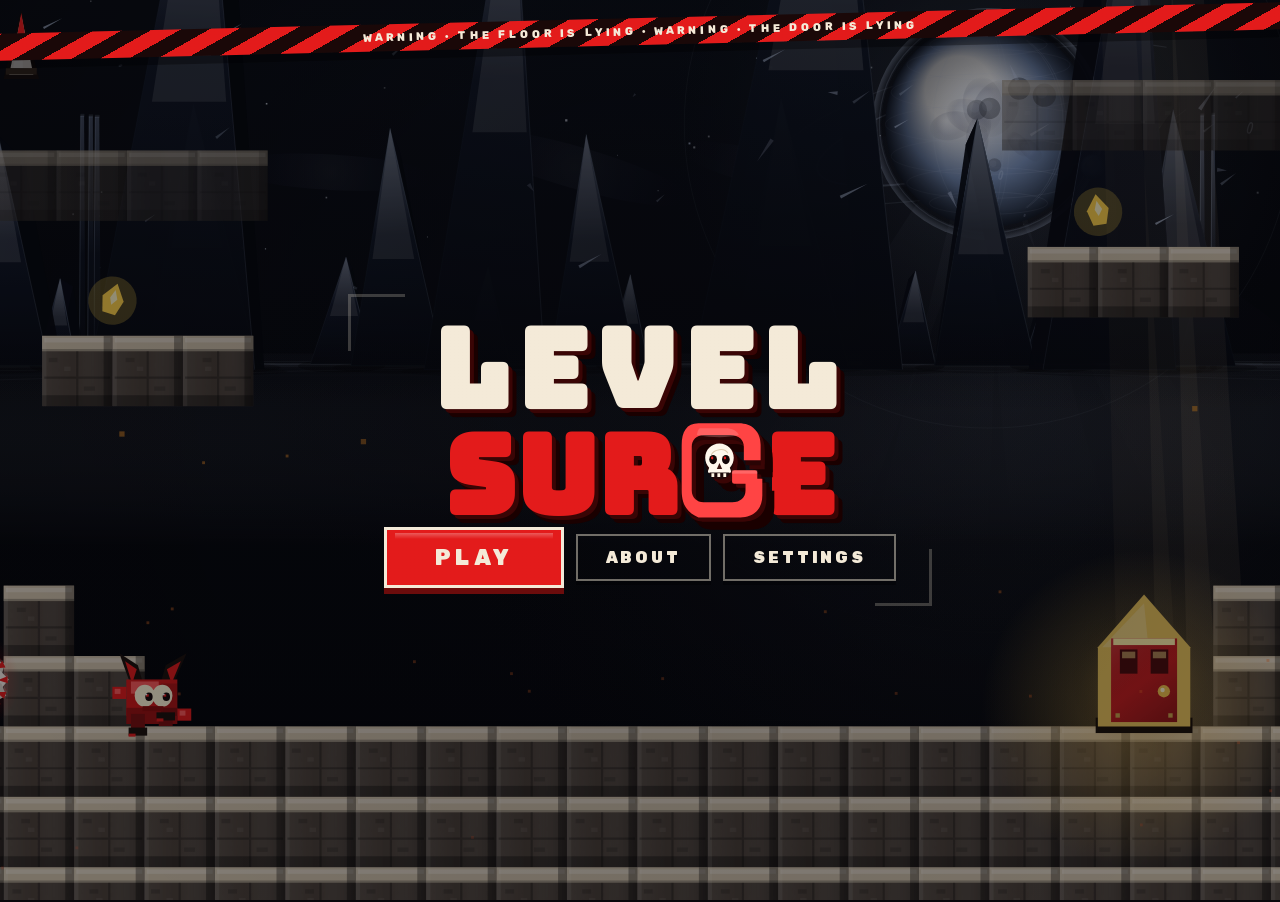
<file: index.html>
<!DOCTYPE html>
<html lang="en">
<head>
  <meta charset="UTF-8" />
  <meta name="viewport" content="width=device-width, initial-scale=1, maximum-scale=1, user-scalable=no, viewport-fit=cover" />
  <meta name="referrer" content="no-referrer" />
  <meta http-equiv="Content-Security-Policy" content="default-src 'self'; script-src 'self'; style-src 'self'; font-src 'self'; img-src 'self'; connect-src 'none'; object-src 'none'; base-uri 'self'; form-action 'none'; worker-src 'none'; frame-src 'none'; frame-ancestors 'none'" />
  <title>LEVEL SURGE</title>
  <link rel="icon" type="image/svg+xml" href="img/logo-g.svg" />
  <link rel="stylesheet" href="css/fonts.css?v=n23" />
  <link rel="stylesheet" href="css/style.css?v=n23" />
</head>
<body>
  <div id="app">
    <canvas id="game"></canvas>

    <div id="hud" class="hidden">
      <div class="hud-left">
        <span class="hud-brand" aria-hidden="true">
          LEVEL SUR<span class="hud-g"><img src="img/logo-g.svg" alt="" /></span>E
        </span>
        <span id="dim-name">D1 NULLSCAPE</span>
        <span id="level-num">1 / 16</span>
        <span id="level-name">TRUST ME</span>
        <span id="room-pips" aria-hidden="true"></span>
      </div>
      <div class="hud-right">
        <span id="trap-count">????</span>
        <span id="shard-hud" class="hidden">SHARDS 0</span>
        <span id="timer">0.0</span>
        <span id="deaths">DEAD 0</span>
        <span id="combo-hud" class="hidden">SURGE x1</span>
        <button id="pause-btn" type="button" aria-label="Pause" aria-pressed="false">II</button>
        <button id="mute-btn" type="button" aria-label="Mute">SOUND</button>
      </div>
    </div>

    <div id="toast"></div>

    <div id="title-screen" class="screen">
      <div class="title-tape">WARNING · THE FLOOR IS LYING · WARNING · THE DOOR IS LYING</div>
      <div class="title-frame">
        <h1 class="logo" aria-label="Level Surge">
          <span class="logo-level">LEVEL</span>
          <span class="logo-surge">
            <span>SUR</span><span class="logo-g" aria-hidden="true"><img src="img/logo-g.svg" alt="" /></span><span>E</span>
          </span>
        </h1>
        <p id="records" class="records hidden" aria-hidden="true"></p>
        <div class="title-actions">
          <button id="play-menu-btn" type="button" class="big-btn" aria-expanded="false" aria-controls="play-tabs">PLAY</button>
          <button id="about-menu-btn" type="button" class="ghost-btn" aria-expanded="false" aria-controls="about-tabs">ABOUT</button>
          <button id="settings-btn" type="button" class="ghost-btn">SETTINGS</button>
        </div>
        <div id="play-tabs" class="menu-tabs hidden">
          <button id="play-btn" type="button" class="ghost-btn">START</button>
          <button id="levels-btn" type="button" class="ghost-btn">WORLDS</button>
          <button id="creator-btn" type="button" class="ghost-btn">CREATOR</button>
        </div>
        <div id="about-tabs" class="menu-tabs hidden">
          <button id="sideshow-btn" type="button" class="ghost-btn">LESSON</button>
          <button id="trailer-btn" type="button" class="ghost-btn">TRAILER</button>
          <a class="ghost-btn" href="about.html">PAGE</a>
        </div>
      </div>
    </div>

    <div id="levels-screen" class="screen hidden">
      <div class="stamp small" id="levels-stamp">WORLDS</div>
      <p class="hint" id="levels-hint">Clear a world and the next one wakes up. Then you can pick a room.</p>
      <div id="level-grid"></div>
      <button id="levels-back" type="button" class="ghost-btn">BACK</button>
    </div>

    <div id="sideshow-screen" class="screen hidden">
      <canvas id="sideshow-world" aria-hidden="true"></canvas>
      <div class="side-chrome" aria-hidden="true">
        <div class="side-tape">THE FLOOR IS LYING · THE DOOR IS LYING · THE FLOOR IS LYING · THE DOOR IS LYING</div>
        <div class="side-film left"></div>
        <div class="side-film right"></div>
      </div>
      <div id="sideshow-scroll" class="sideshow-scroll">
        <header class="sideshow-platform" id="side-open">
          <p class="sideshow-kicker">OK SO</p>
          <div class="stamp small">HOW A RUN WORKS</div>
          <h2>Walk these rooms first.</h2>
          <p>Scroll through. A shard lights up when your hand is on it. Each one is a rule I'm going to use on you later, so you might as well see it now.</p>
        </header>
        <article class="sideshow-platform" id="side-job">
          <h2>The job</h2>
          <p>Touch the door with the gold roof and that room is over. Everything else is me getting in the way of that.</p>
          <ul>
            <li>You die, you come back in the same room. The skull count sticks for the whole world. I don't reset it. Mean.</li>
            <li>Clear the last room and the next world opens. You have to walk them in order. No skipping, I tried that and it felt cheap.</li>
            <li>This browser remembers the world, the room, the deaths, and the time. Wipe the site data and I forget you. Sorry. Not really.</li>
          </ul>
        </article>
        <article class="sideshow-platform" id="side-door">
          <h2>Two doors</h2>
          <p>Same shape on purpose. Look at the roof, that's the tell. I got tired of explaining this to people and then they still picked the dull one.</p>
          <ul>
            <li>Real one: bright gold roof, red door. Touch it and you leave.</li>
            <li>Fake one: duller gold. In Knock Knock I put it on the right because that's where everybody runs.</li>
            <li>Touch the fake and the room can spring. Psych makes you walk all the way back. I still laugh at that one.</li>
            <li>Boss door stays shut until his moves are used up.</li>
          </ul>
        </article>
        <article class="sideshow-platform" id="side-watch">
          <h2>What a trap waits for</h2>
          <p>A trap waits for something you do, then it answers. Sometimes it answers late, so you think you're fine. You're not fine.</p>
          <ul>
            <li>Walk past a column. That's most of them. I got lazy and also it works.</li>
            <li>Jump near the start. Hope is a trigger. I know how that sounds.</li>
            <li>Don't Stop: stand still for 0.4 seconds and the floor drops. Four tenths. I timed it.</li>
            <li>Wait For It holds the ceiling, then drops a brick on you at 1.9 seconds.</li>
            <li>Some of them arm after you pass a mark, then fire when you come back. Psych is the mean version of this.</li>
            <li>Most of them fire once. A few wake back up after a pause.</li>
          </ul>
        </article>
        <article class="sideshow-platform" id="side-answer">
          <h2>What it does to you</h2>
          <p>Dust and a glow are me whispering. They don't count. The number in the bar waits for something that can actually hit you.</p>
          <ul>
            <li>A gate, a hole, side teeth, ceiling teeth, a brick. Those take the floor or the air you were using.</li>
            <li>Saws chase. Lasers cross. A push, a lock, wind, flipped controls, flipped gravity. Those take your hands for a second.</li>
            <li>The bar stays ???? until a real one fires. A tell leaves it alone. I like the little dread.</li>
          </ul>
        </article>
        <article class="sideshow-platform" id="side-bar">
          <h2>The bar</h2>
          <p>That row across the top is the run. It lies about the trap count until something real fires. I did that on purpose.</p>
          <ul>
            <li>World, room number, name, little pips. Lit pip is you. Red pips are rooms you already lived through. Wear them.</li>
            <li>SURGE stacks if you live through real traps inside 2.4 seconds. Die and it's gone. Hit ten and it prints a stupid huge number. I think it's funny.</li>
            <li>The diamond is shards from coins. Shiny and Last Laugh, those coins blow up. Everywhere else they're safe and I still grab them.</li>
            <li>Clear a world and the score is 79,437,924 × (90 − deaths) × (260 − seconds). Neither bit goes under 1. I wanted a huge number. Sue me.</li>
          </ul>
        </article>
        <article class="sideshow-platform" id="side-hands">
          <h2>Hands</h2>
          <p>Keyboard and the phone buttons do the same jobs. I was stubborn about dash and people got stuck, so now you know.</p>
          <ul>
            <li>Move with arrows or A and D. Jump with Space, W, or Up.</li>
            <li>Dash is Shift. It shows up in Frostbite, world 3. I should have given it to you in world 1. Ledges. My fault.</li>
            <li>Dash keeps its speed and only fires once per press. Shift plus A or D still walks. I had to fix that twice.</li>
            <li>R retries the room. Esc pauses. The speaker is the mute.</li>
          </ul>
        </article>
        <article class="sideshow-platform" id="side-handmade">
          <h2>World 1, by hand</h2>
          <p>Sixteen rooms, then the boss. I placed every trap myself. If these make sense, the later seeded rooms make more sense. Kind of.</p>
          <ul>
            <li>Trust Me. Dust, then the floor leaves. I named it that so you'd trust it.</li>
            <li>Keep Jumping. The landing is already a hole.</li>
            <li>Knock Knock. Right door is fake. People run right.</li>
            <li>Wait For It. Ceiling spikes, floor comes back at 1.9 seconds.</li>
            <li>Shiny. Three coins over spikes. They blow up. I still grab them.</li>
            <li>Backwards. Left and right swap for a second. I still mess this up.</li>
            <li>Checkered. Some of the bricks are paint.</li>
            <li>Buzz. The saw by the door starts following you.</li>
            <li>Yeet. The pad throws you, then gravity gets light and my stomach drops.</li>
            <li>Up Is Down. Door's on the ceiling. I almost softlocked myself building it.</li>
            <li>Come Back. The door slides away while you walk.</li>
            <li>Fall In. The door is down in the hole. Jump anyway.</li>
            <li>Don't Stop. 0.4 seconds of standing and the floor drops.</li>
            <li>Psych. Fake door, then the long walk back.</li>
            <li>Through. The middle wall is paint. Walk into it and feel stupid with me.</li>
            <li>Last Laugh. Coins still blow up, right door is fake, real one is waiting when you come back.</li>
          </ul>
        </article>
        <article class="sideshow-platform" id="side-growth">
          <h2>How a world grows</h2>
          <p>Same seed, same pain. Clear one and the next one wakes up. I didn't want it random every time you died.</p>
          <ul>
            <li>Seeded worlds are 15 rooms plus the world number. World 1 is the weird one: 16 handmade rooms, then boss stage 1. World 20 has 35. Yeah.</li>
            <li>Floors get 5 blocks wider every world. The later traps needed the room. They were piled on the old 32-wide map and it looked dumb.</li>
            <li>From world 4, about a quarter of the rooms are shafts. You climb to the door or you drop to it. I kept the steps clean. Traps on stairs felt cheap, so they wait on the flat.</li>
            <li>Trap count starts at 10. Each world adds the old climb plus 10 more. Boss room doubles that, triples it from world 8, quadruples it from 18. I had a spreadsheet. I lost the spreadsheet. The code remembers.</li>
            <li>Every world gets two signature traps. They go in first, so you can tell which world bit you.</li>
          </ul>
        </article>
        <article class="sideshow-platform" id="side-tiers">
          <h2>The cruel stuff</h2>
          <p>They show up on a schedule. I didn't want the horror guys in world 1. World 1 is already rude.</p>
          <ul>
            <li>Weird movement tricks start in world 2. One a room, two from world 10. Blackout is world 3 and later, about one room in ten, and it just holds you in the dark for a bit.</li>
            <li>The horror things start in world 5. Fog needs world 9. The moving safe light needs world 10. I gated them because early on they were just noise.</li>
            <li>The really cruel traps are rare from world 8 and common from world 10. They get nastier again from world 15. I kept turning the knobs.</li>
            <li>Button prompts start in world 3, about one room in ten. Miss the key, or wait too long, and you die. The window shrinks as you go up. Presses go from 1 to 6. My hands hate world 19.</li>
          </ul>
        </article>
        <article class="sideshow-platform" id="side-boss">
          <h2>The last room</h2>
          <p>The floor is flat. I got tired of the stairs. The boss is the room, basically.</p>
          <ul>
            <li>The door sits there until you walk up. After 30 seconds the boss gets bored and drops it somewhere you aren't standing.</li>
            <li>Null keeps the long fight. His own look, his own music, and he doesn't reuse the same heavy move until it's ready. He throws the door 7 times.</li>
            <li>From Ashwell on, that count starts at 9 and adds 2 each world. Those bosses fight like their world. Later on they pull out different attacks. A second set, then a last set.</li>
            <li>A mark shows before a shot so you get a beat. If the shot gets you, that boss talks in their own color. Die to a normal room trap and you still get the old line.</li>
            <li>When the moves run out the face goes tired, they fall, and they blow up. The blast kills. Door's open after that. Grab it on the way down if you're stubborn.</li>
          </ul>
        </article>
        <article class="sideshow-platform" id="side-sound">
          <h2>What you hear</h2>
          <p>Every dimension has its own unique soundtrack for each dimension, making the game more creative. The about page still plays the old shared mix, the one from before I got obsessed.</p>
          <ul>
            <li>Boss rooms put their own drums under that world's song. Last Light is slower and heavier. I get a little nervous about it.</li>
            <li>Moving hazards get louder when they get close. A saw across the room is quiet. A saw on you is not.</li>
            <li>Tap once if the browser is holding the sound. Speaker in the bar is the mute. Same button, less panic.</li>
          </ul>
          <p>Left and right step between these platforms. Esc leaves. A shard shines when you're close.</p>
        </article>
      </div>
      <div class="sideshow-dock">
        <button id="sideshow-close" type="button" class="ghost-btn">CLOSE</button>
        <button id="sideshow-look" type="button" class="ghost-btn" aria-expanded="false" aria-controls="sideshow-looks">LOOK</button>
        <p id="sideshow-count" class="sideshow-count">1 / 11</p>
      </div>
      <div id="sideshow-looks" class="sideshow-looks hidden">
        <div id="sideshow-presets"></div>
        <label>Name <input id="sideshow-name" maxlength="24" autocomplete="off" /></label>
        <label>Accent <input id="sideshow-accent" type="color" /></label>
        <label>Second <input id="sideshow-second" type="color" /></label>
        <label>Follow <input id="sideshow-follow" type="range" min="0.04" max="0.4" step="0.01" /></label>
        <label>Motes <input id="sideshow-motes" type="range" min="0" max="1" step="0.01" /></label>
        <label>Still <input id="sideshow-still" type="checkbox" /></label>
        <div class="sideshow-look-actions">
          <button id="sideshow-copy" type="button" class="ghost-btn">COPY</button>
          <button id="sideshow-save" type="button" class="ghost-btn">SAVE</button>
          <button id="sideshow-delete" type="button" class="ghost-btn">DELETE</button>
        </div>
      </div>
      <p class="sideshow-hint">Scroll to walk. Esc closes.</p>
    </div>

    <div id="settings-screen" class="screen hidden">
      <div class="stamp small">SETTINGS</div>
      <p class="hint">Click a binding, then hit the new key. It gets taken off whatever else was using it.</p>
      <div id="bind-list" class="bind-list"></div>
      <div class="title-actions">
        <button id="settings-mute" type="button" class="ghost-btn" aria-pressed="false">SOUND ON</button>
        <button id="bind-reset" type="button" class="ghost-btn">RESET KEYS</button>
        <button id="settings-back" type="button" class="ghost-btn">BACK</button>
      </div>
    </div>

    <div id="creator-screen" class="screen creator-screen hidden">
      <div class="creator-shell">
        <header class="creator-top">
          <div class="stamp small">CREATOR</div>
          <p class="hint creator-tag">Paint the lie, drop the teeth, then test it on yourself. You'll hate it. Good.</p>
          <div class="creator-meta">
            <label>NAME <input id="creator-name" type="text" maxlength="24" value="UNNAMED" spellcheck="false" /></label>
            <label>TAUNT <input id="creator-taunt" type="text" maxlength="32" value="YOU BUILT THIS" spellcheck="false" /></label>
          </div>
        </header>
        <div class="creator-body">
          <aside class="creator-tools">
            <div class="creator-label">TILES</div>
            <div id="creator-brushes" class="creator-brushes"></div>
            <div class="creator-label">TRAPS</div>
            <div id="creator-trap-kinds" class="creator-trap-kinds"></div>
            <p class="creator-tip">Click a column on the map and the trap drops there. Click one in the list if you want it gone.</p>
            <div class="creator-label">ROOMS</div>
            <div id="creator-library" class="creator-library"></div>
          </aside>
          <div class="creator-stage">
            <canvas id="creator-map" width="640" height="240" aria-label="Room map"></canvas>
            <div id="creator-trap-list" class="creator-trap-list"></div>
          </div>
        </div>
        <div class="creator-actions title-actions">
          <button id="creator-test" type="button" class="big-btn">TEST</button>
          <button id="creator-save" type="button" class="ghost-btn">SAVE</button>
          <button id="creator-new" type="button" class="ghost-btn">NEW</button>
          <button id="creator-export" type="button" class="ghost-btn">COPY JSON</button>
          <button id="creator-back" type="button" class="ghost-btn">BACK</button>
        </div>
        <p id="creator-status" class="hint"></p>
      </div>
    </div>

    <div id="pause-screen" class="screen hidden">
      <div class="stamp">PAUSED</div>
      <p id="pause-name" class="hint"></p>
      <p id="pause-taunt" class="hint"></p>
      <p id="pause-deaths" class="hint"></p>
      <div class="title-actions">
        <button id="resume-btn" type="button" class="big-btn">RESUME</button>
        <button id="retry-btn" type="button" class="ghost-btn">RETRY</button>
        <button id="pause-settings-btn" type="button" class="ghost-btn">SETTINGS</button>
        <button id="pause-sideshow-btn" type="button" class="ghost-btn">LESSON</button>
        <button id="quit-btn" type="button" class="ghost-btn">QUIT</button>
      </div>
    </div>

    <div id="clear-screen" class="screen hidden">
      <div class="stamp">CLEARED</div>
      <p id="clear-name"></p>
      <p id="clear-stats" class="hint"></p>
      <p class="hint">press any key</p>
    </div>

    <div id="win-screen" class="screen hidden">
      <h1 class="logo small" aria-label="You win?">
        <span class="logo-level">YOU WIN</span>
        <span class="logo-surge"><span class="win-q">?</span></span>
      </h1>
      <p id="win-rating" class="surge-rating"></p>
      <p id="win-stats"></p>
      <p id="win-best" class="hint"></p>
      <div class="title-actions">
        <button id="again-btn" type="button" class="big-btn">REPLAY WORLD</button>
        <button id="next-dim-btn" type="button" class="big-btn hidden">NEXT DIMENSION</button>
      </div>
    </div>

    <div id="dim-card" class="hidden">
      <div id="dim-card-num">DIMENSION 1</div>
      <div id="dim-card-name">NULLSCAPE</div>
      <p id="dim-card-lore">I learned your name. Sorry about that.</p>
    </div>

    <div id="trailer-bars" aria-hidden="true"></div>
    <div id="trailer-flash" class="hidden" aria-hidden="true"></div>
    <div id="trailer-card" class="hidden">
      <div class="trailer-slate">
        <h1 class="logo trailer-beat" aria-label="Level Surge">
          <span class="logo-level">LEVEL</span>
          <span class="logo-surge">
            <span>SUR</span><span class="logo-g" aria-hidden="true"><img src="img/logo-g.svg" alt="" /></span><span>E</span>
          </span>
        </h1>
        <p class="cut-mark trailer-beat">GO PLAY.</p>
      </div>
    </div>
    <p id="trailer-line" class="hidden"></p>
    <p id="trailer-skip" class="hidden">click cuts</p>

    <div id="mobile" class="hidden">
      <button id="btn-left" type="button">◀</button>
      <button id="btn-jump" type="button">JUMP</button>
      <button id="btn-dash" type="button" class="hidden">DASH</button>
      <button id="btn-right" type="button">▶</button>
    </div>
  </div>

  <script src="js/guard.js?v=n23"></script>
  <script src="js/levels.js?v=n23"></script>
  <script src="js/tracks.js?v=n23"></script>
  <script src="js/worlds.js?v=n23"></script>
  <script src="js/void-sky.js?v=n23"></script>
  <script src="js/roast.js?v=n23"></script>
  <script src="js/boss-voice.js?v=n23"></script>
  <script src="js/boss-kits.js?v=n23"></script>
  <script src="js/boss-forms.js?v=n23"></script>
  <script src="js/finish.js?v=n23"></script>
  <script src="js/game.js?v=n23"></script>
  <script src="js/sideshow-world.js?v=n23"></script>
  <script src="js/trailer.js?v=n23"></script>
  <script src="js/creator.js?v=n23"></script>
</body>
</html>
</file>
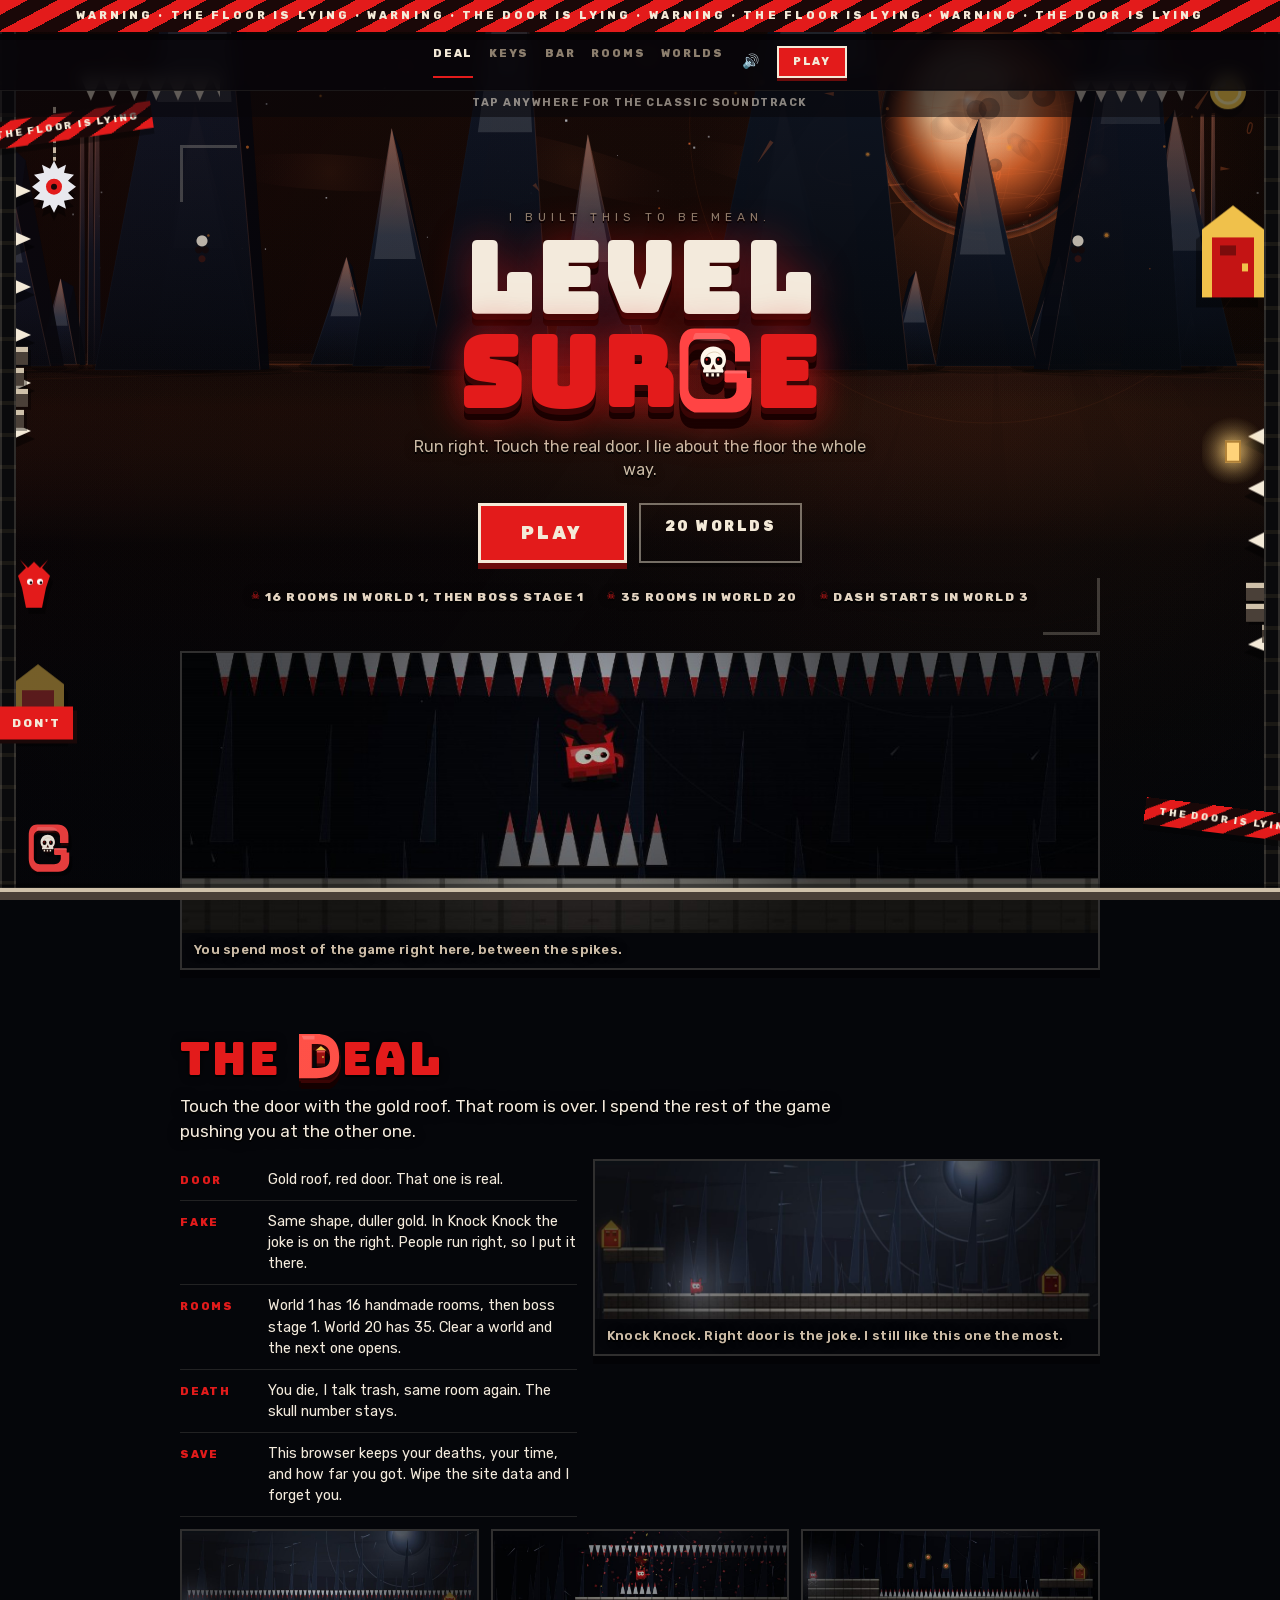
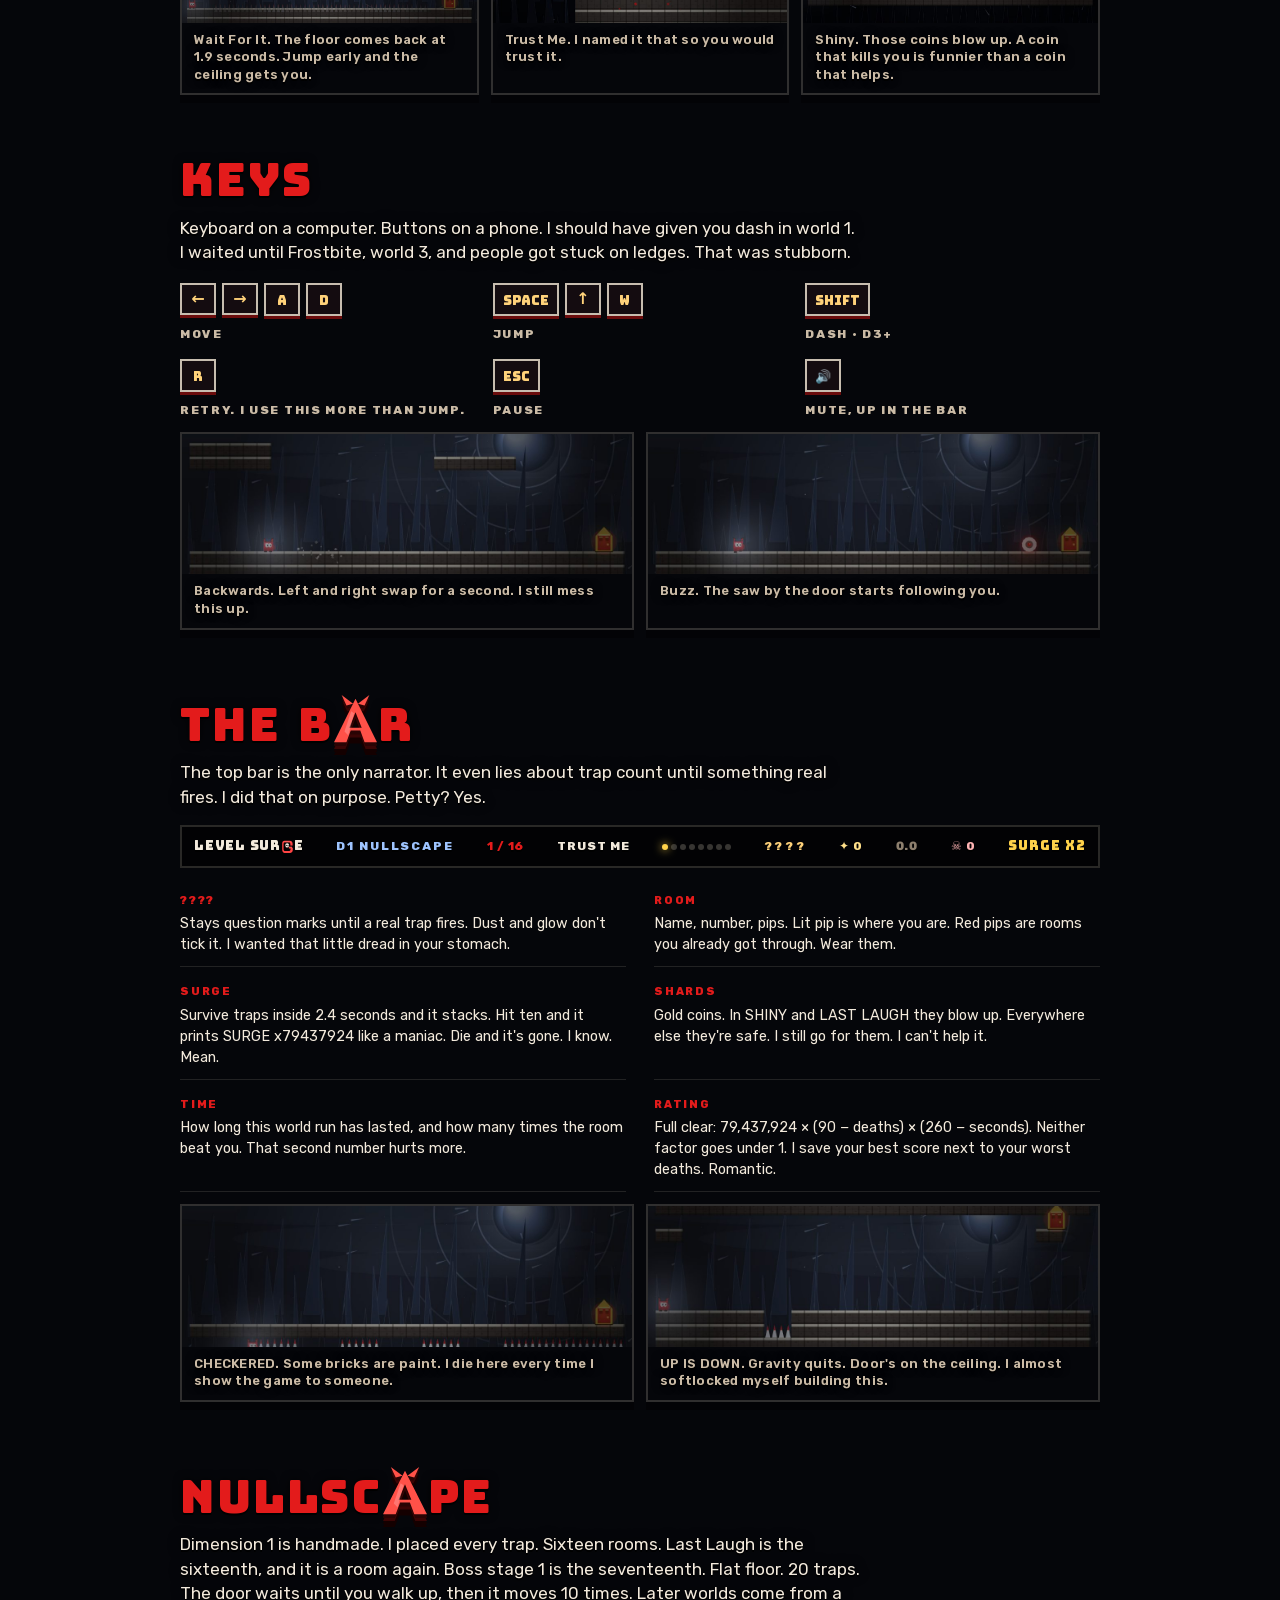
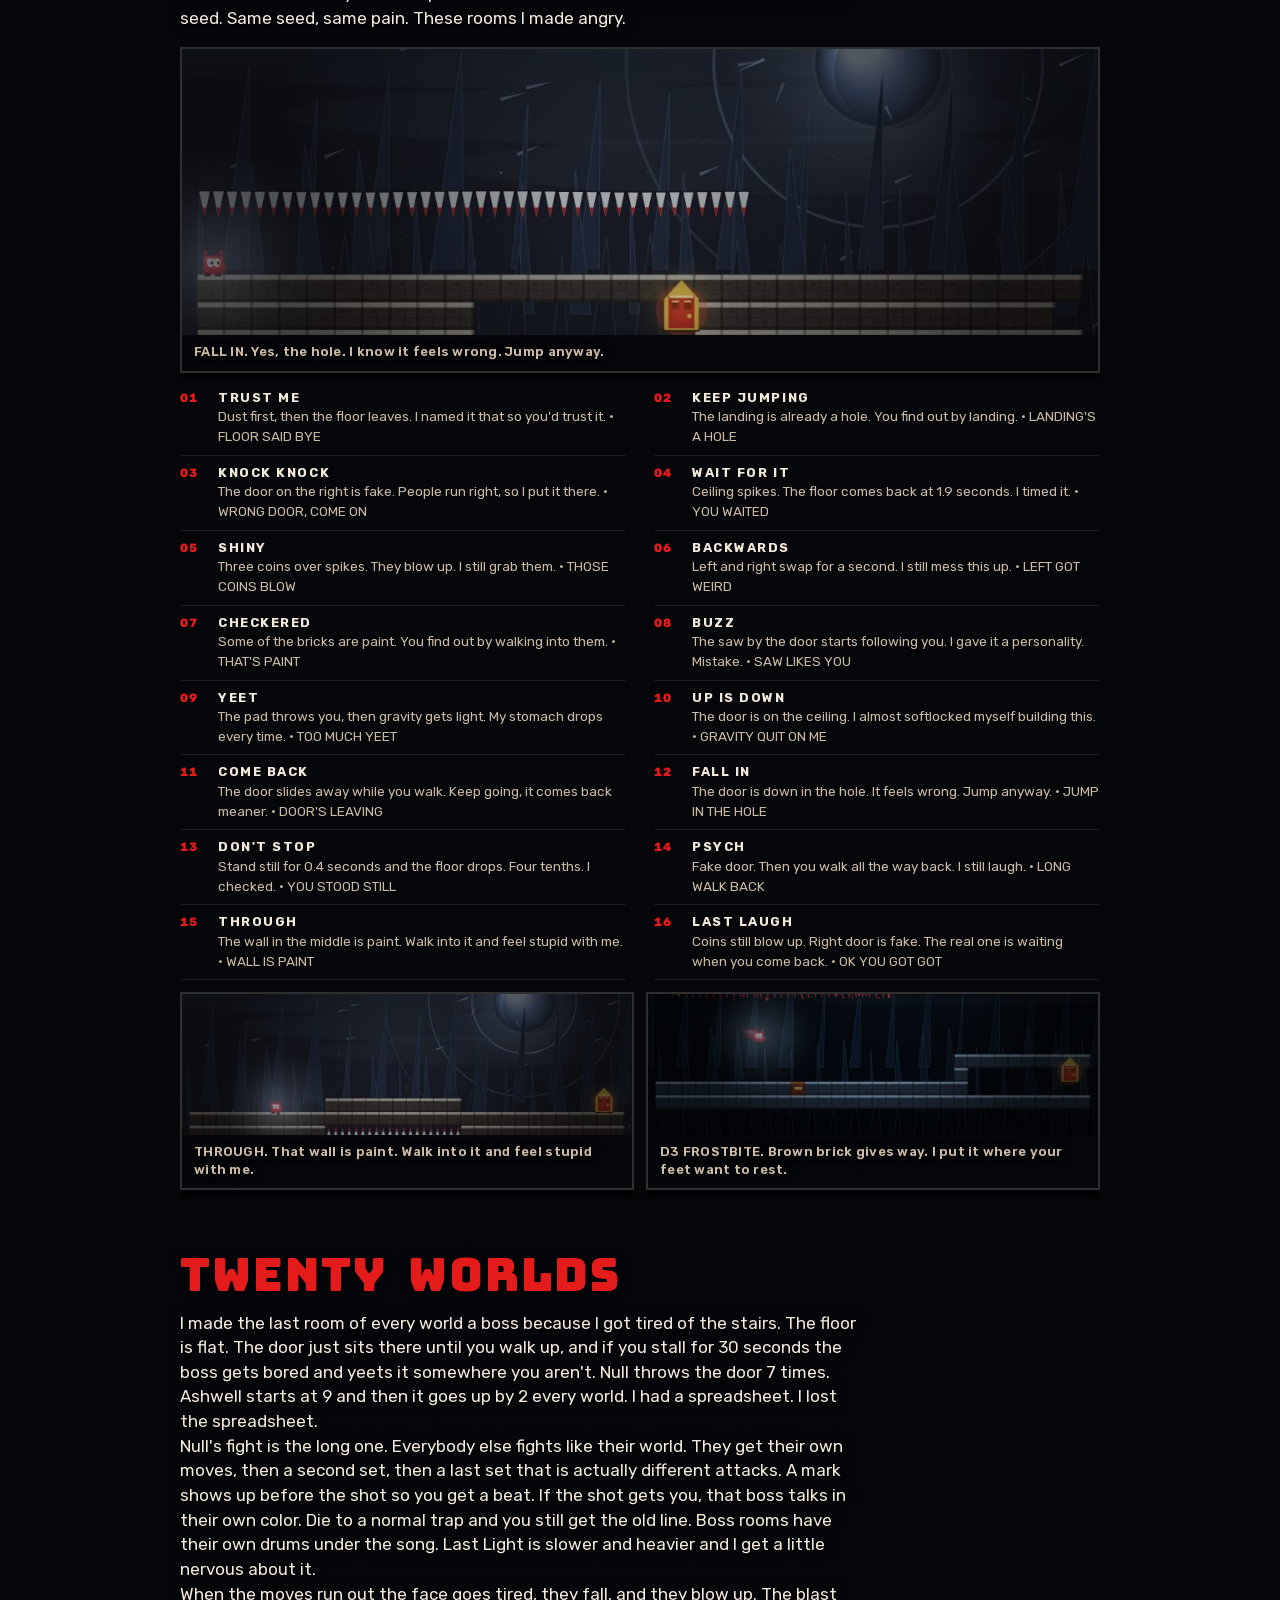
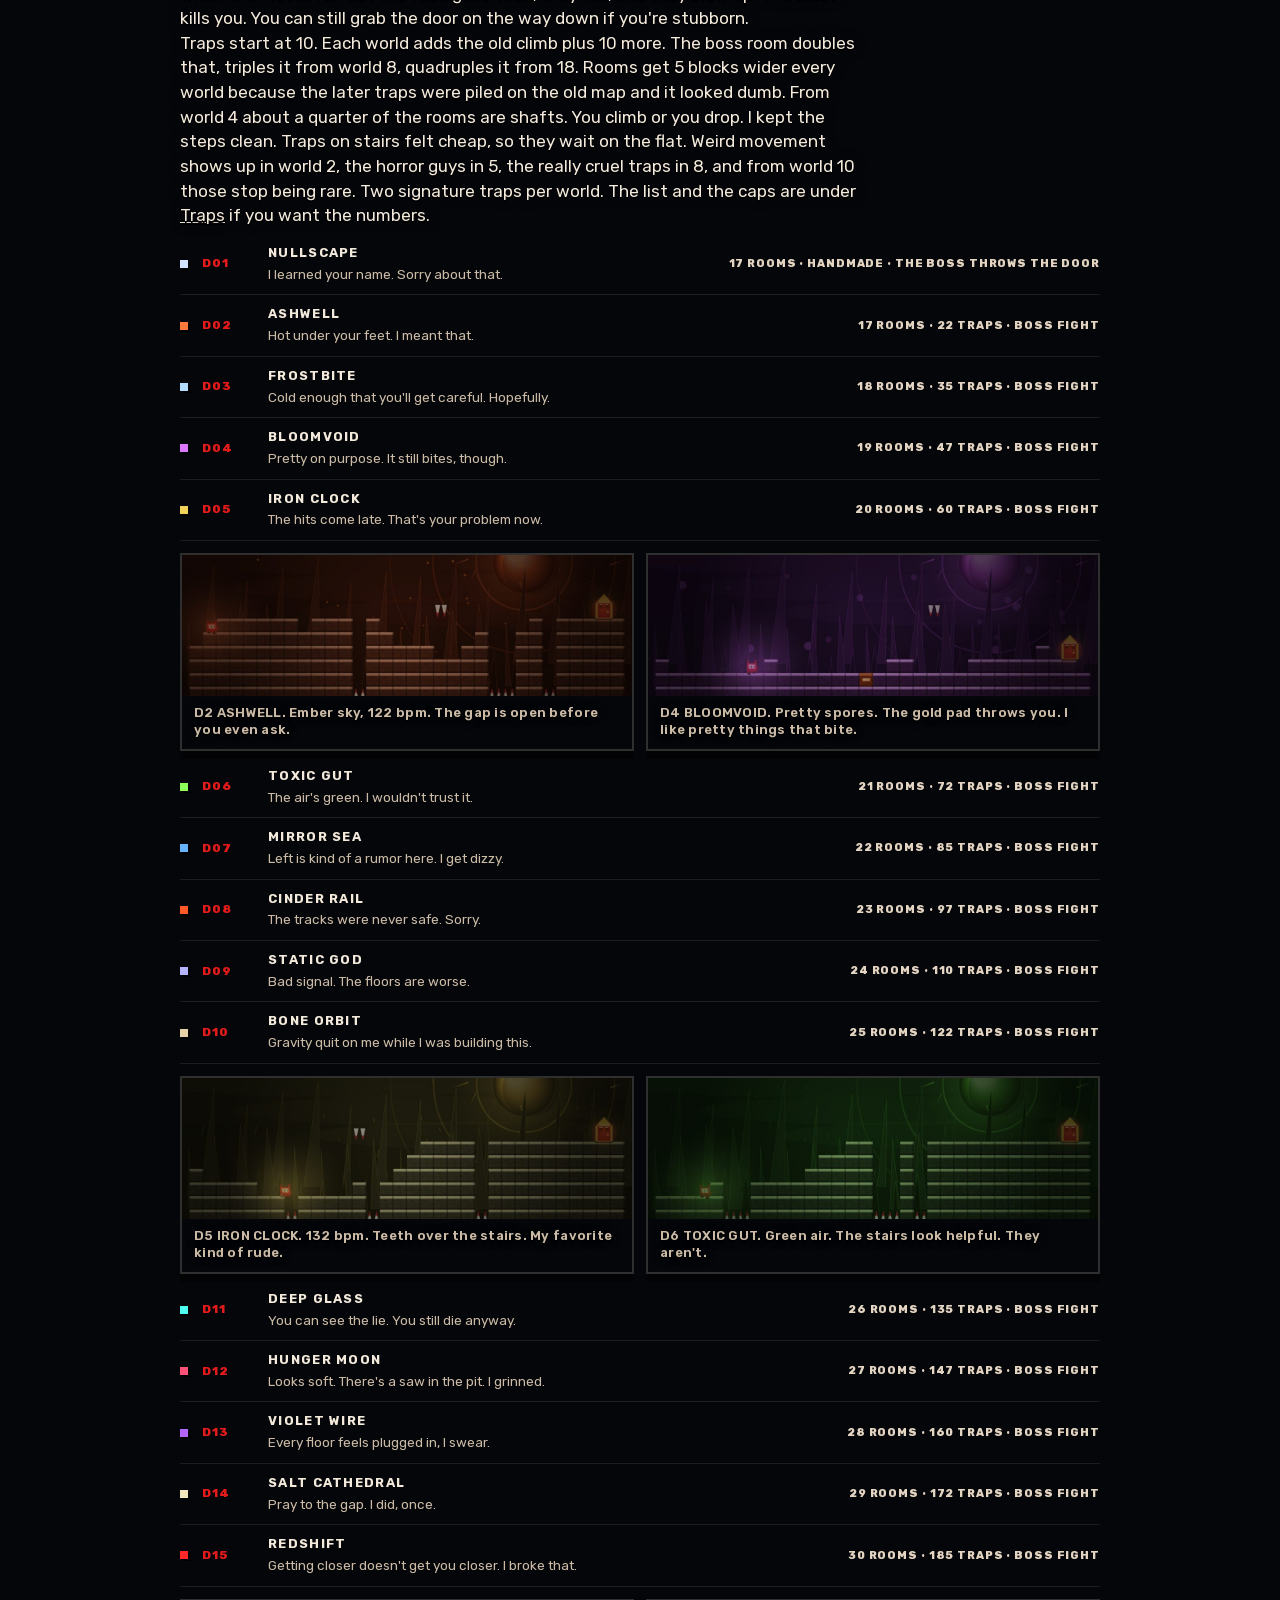
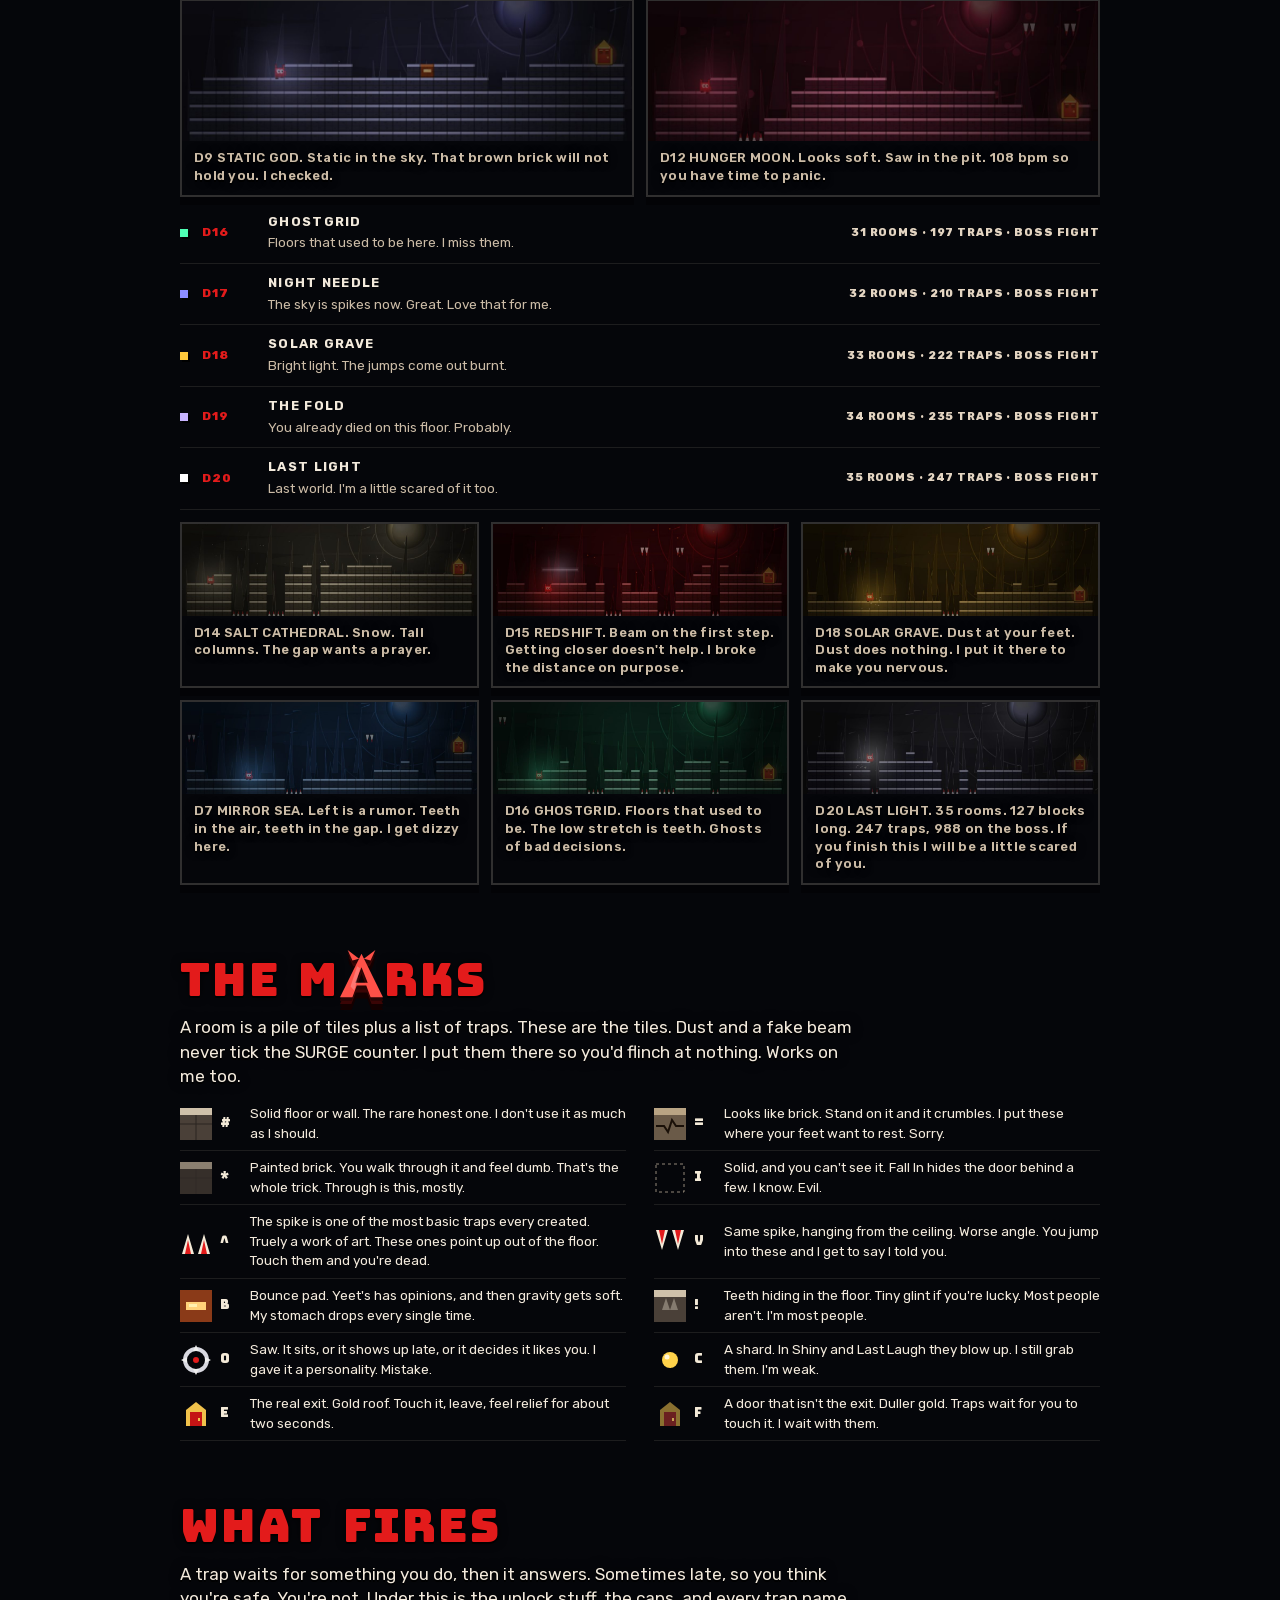
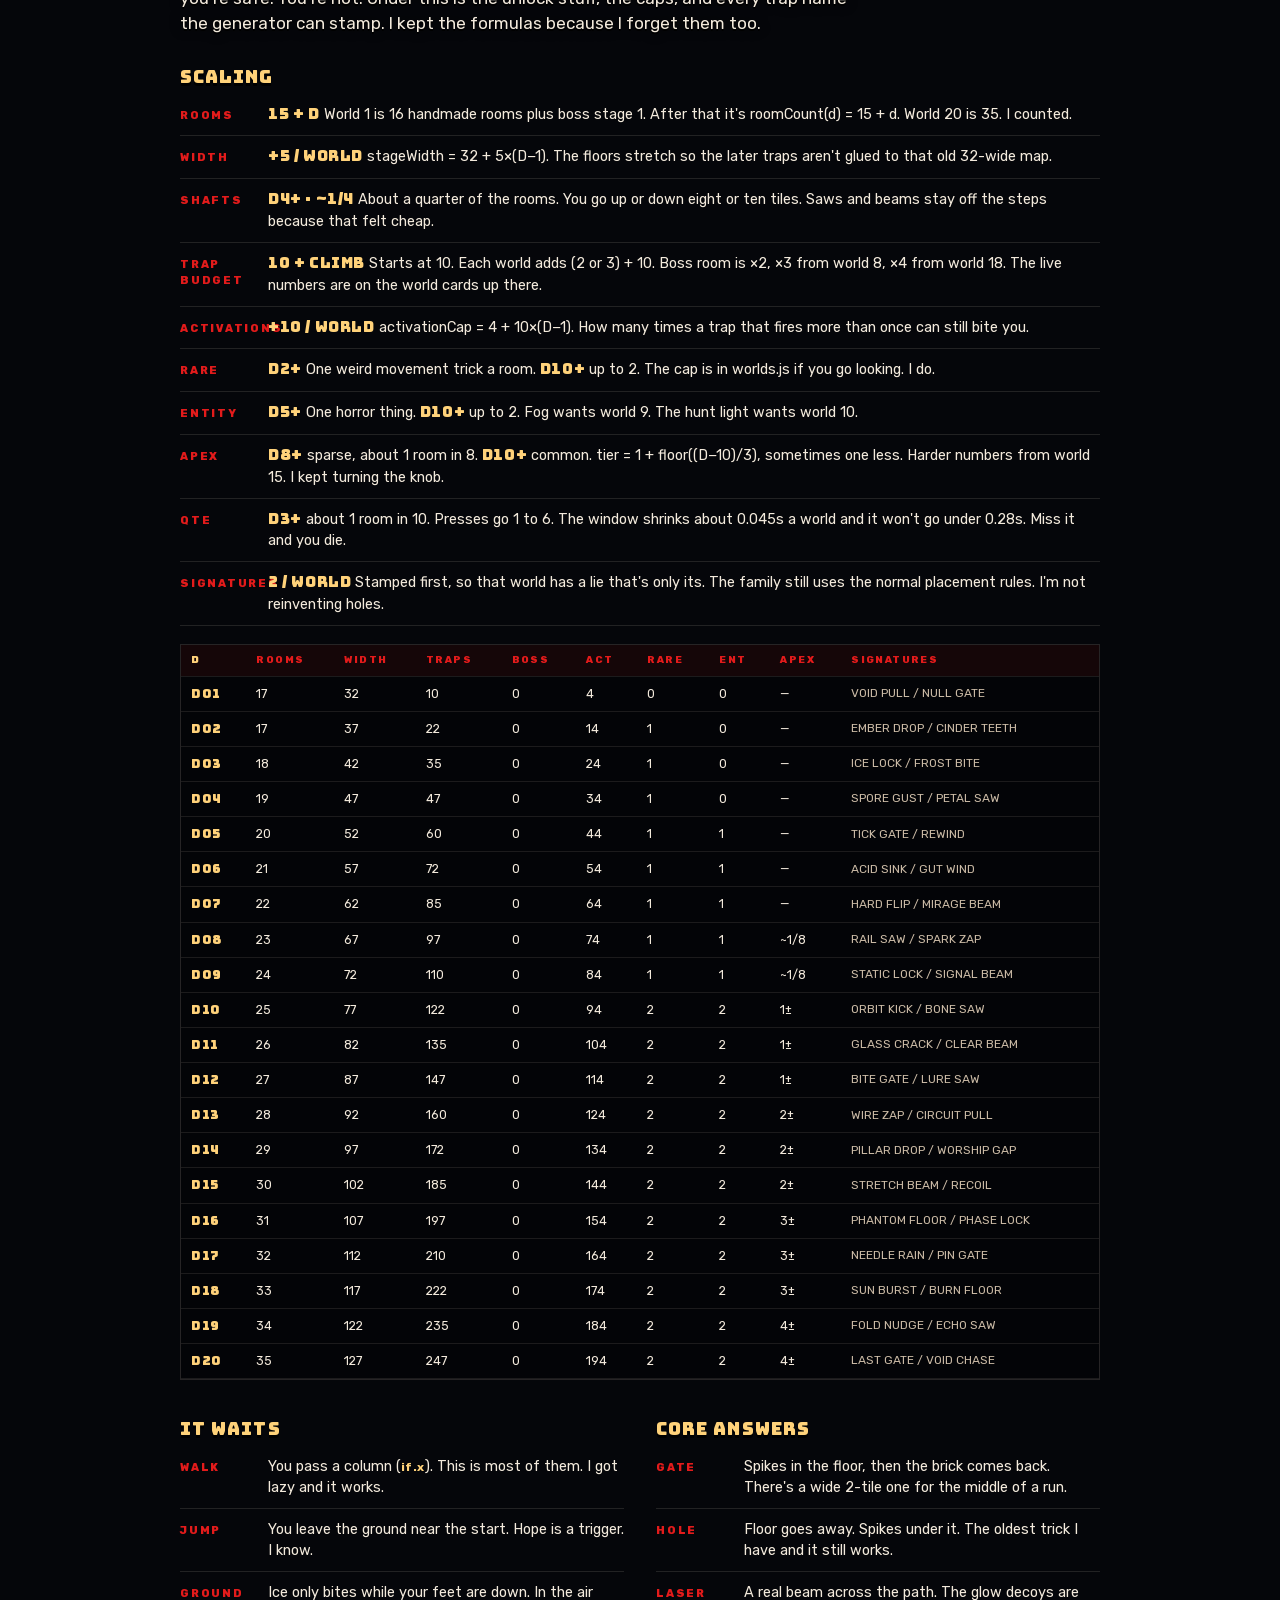
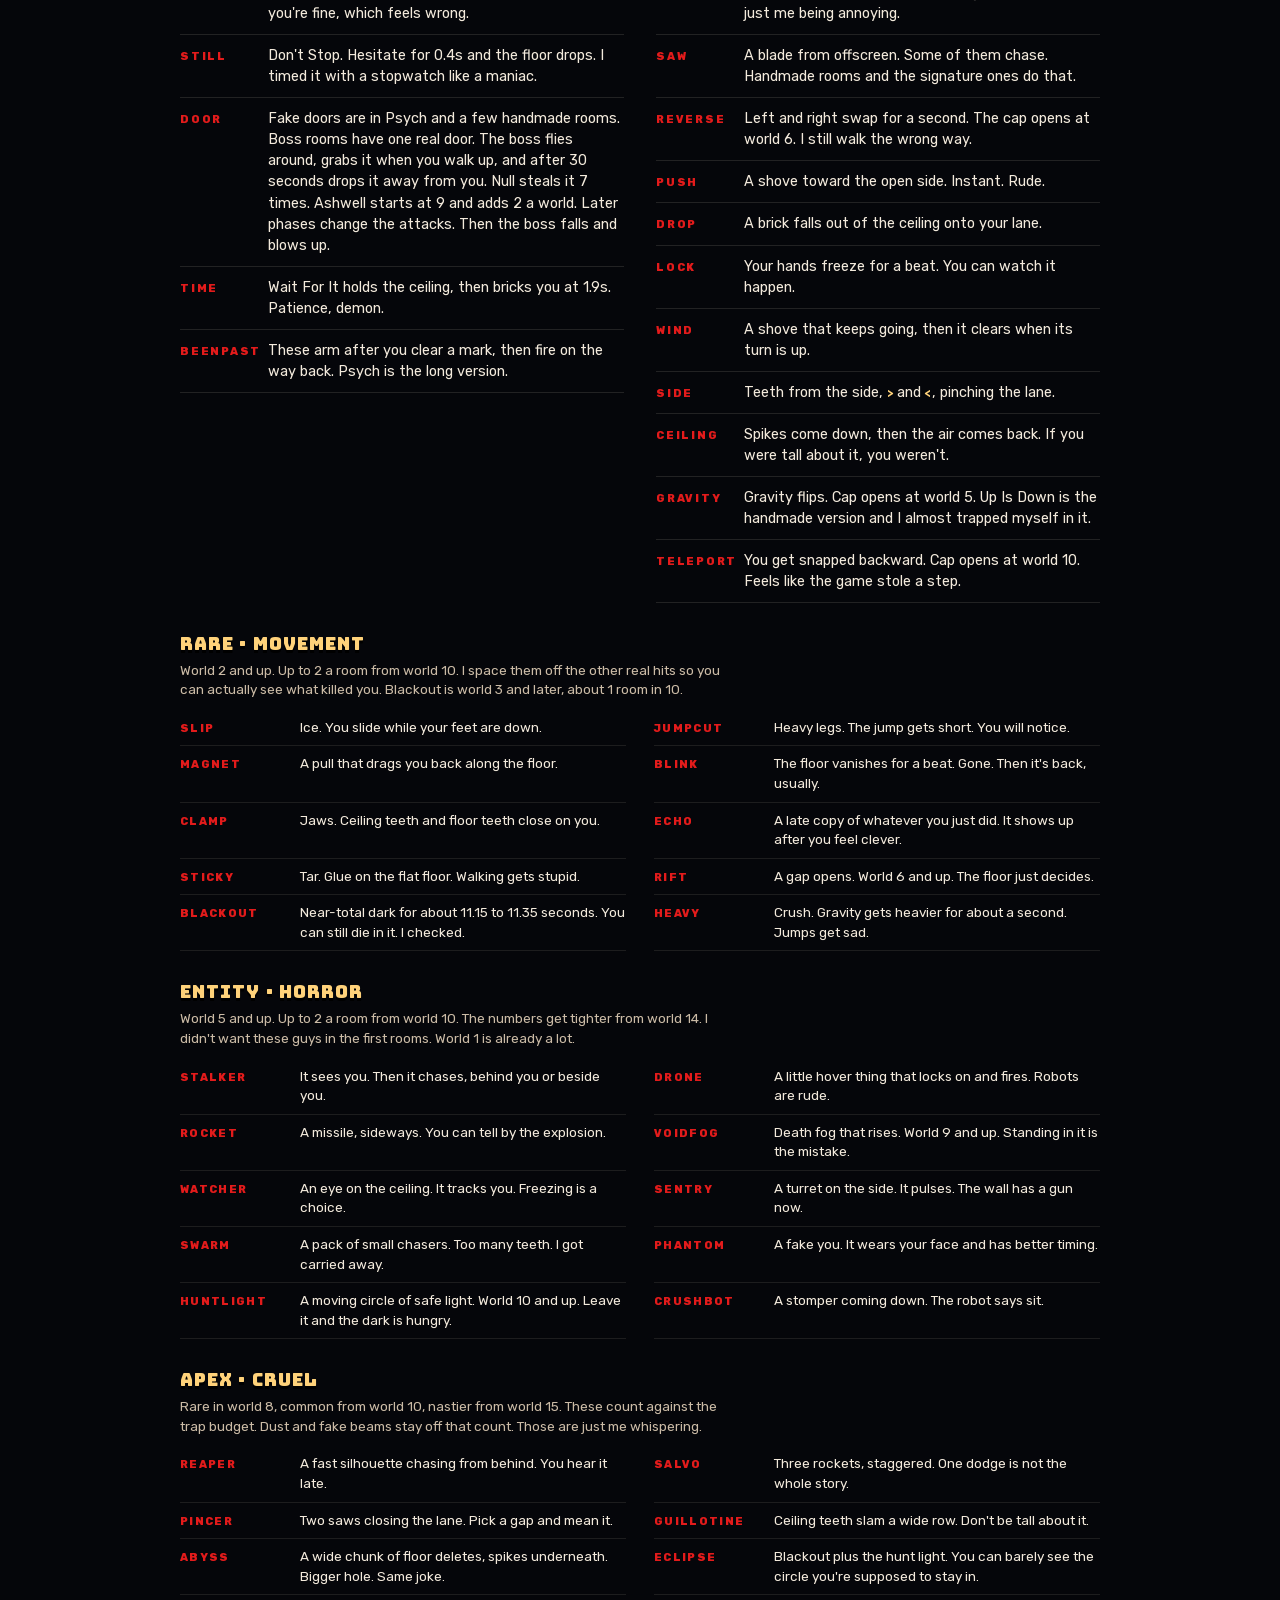
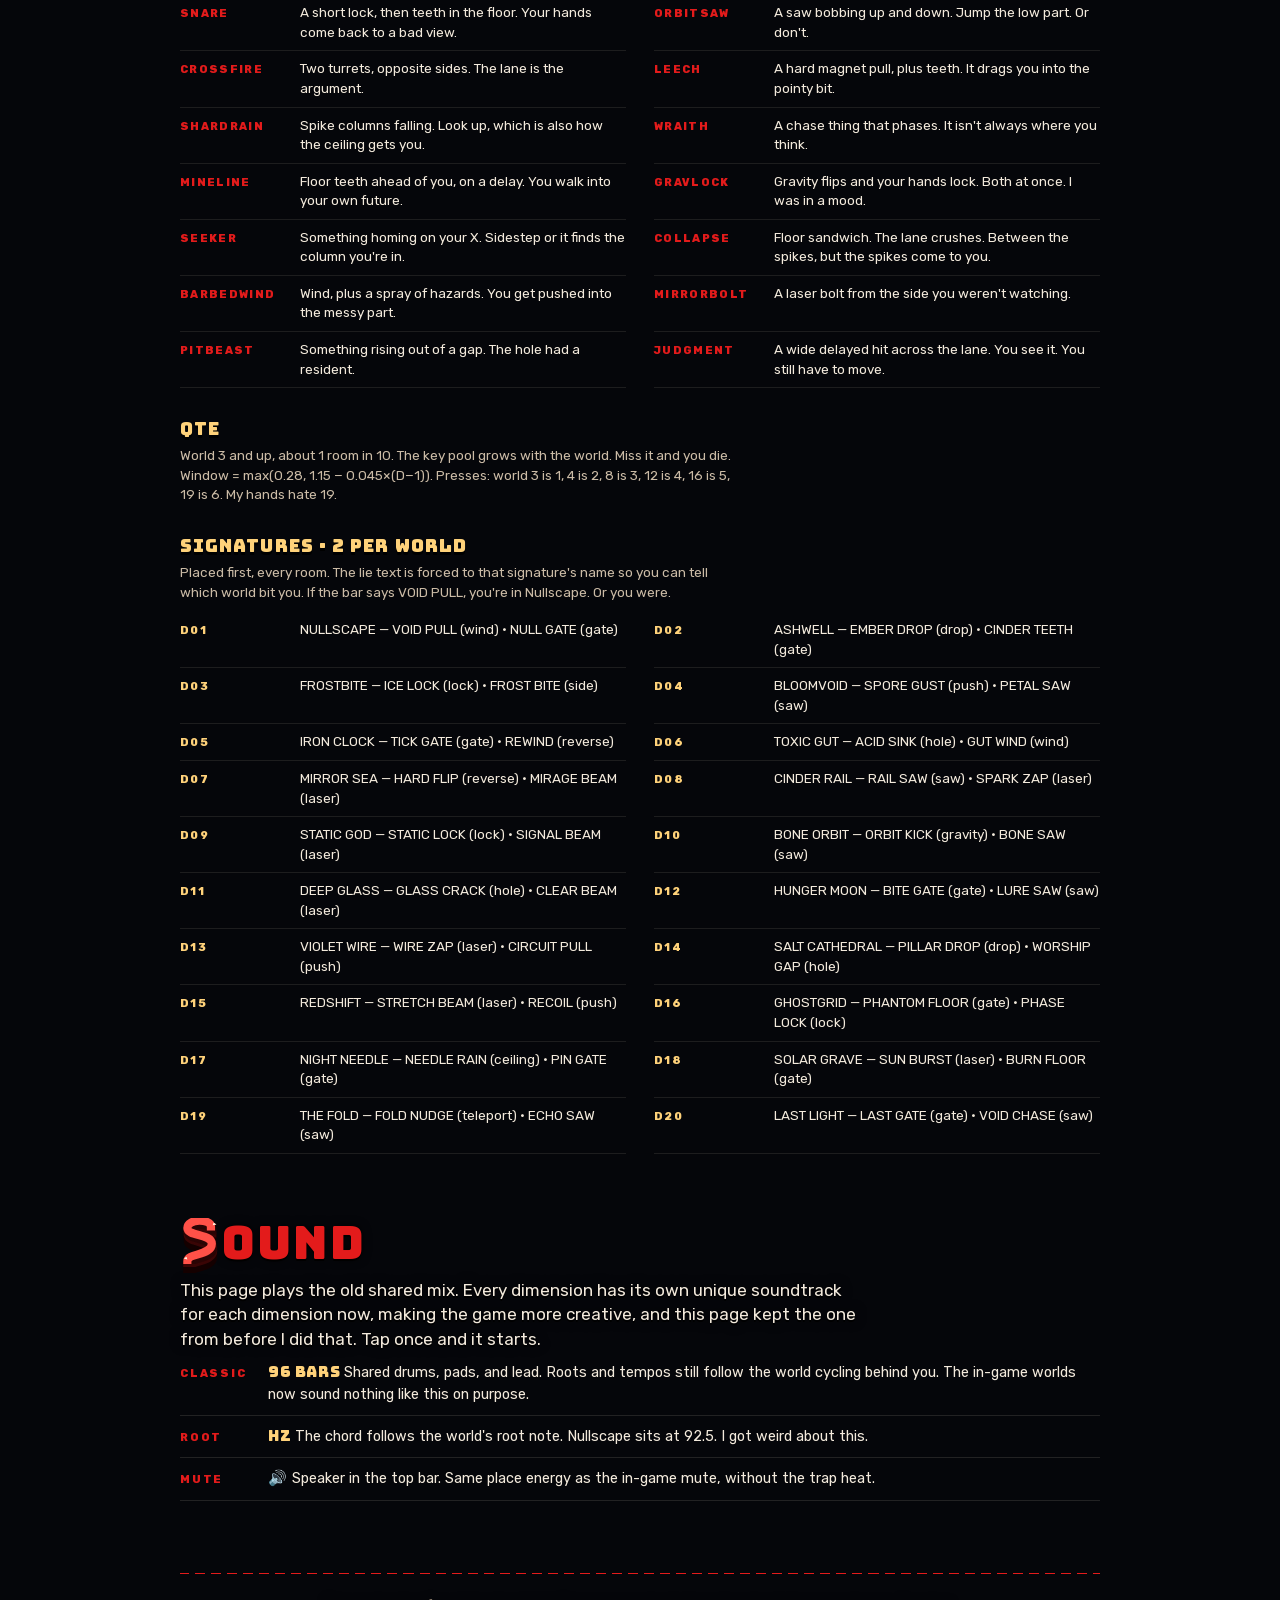
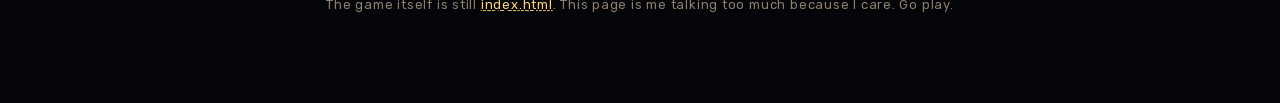
<file: about.html>
<!DOCTYPE html>
<html lang="en">
<head>
  <meta charset="UTF-8" />
  <meta name="viewport" content="width=device-width, initial-scale=1, viewport-fit=cover" />
  <meta name="referrer" content="no-referrer" />
  <meta http-equiv="Content-Security-Policy" content="default-src 'self'; script-src 'self'; style-src 'self'; font-src 'self'; img-src 'self'; connect-src 'none'; object-src 'none'; base-uri 'self'; form-action 'none'; worker-src 'none'; frame-src 'none'" />
  <title>LEVEL SURGE · ABOUT</title>
  <link rel="icon" type="image/svg+xml" href="img/logo-g.svg" />
  <link rel="stylesheet" href="css/fonts.css?v=n23" />
  <link rel="stylesheet" href="css/about.css?v=n23" />
</head>
<body>
  <canvas id="sky" aria-hidden="true"></canvas>
  <div class="edge-stage" aria-hidden="true">
    <svg class="prop spikes-l" data-depth="0.35" viewBox="0 0 48 280">
      <path fill="#f4ead8" d="M0 8 L36 24 L0 40 L0 56 L36 72 L0 88 L0 104 L36 120 L0 136 L0 152 L36 168 L0 184 L0 200 L36 216 L0 232 L0 248 L36 264 L0 280 L0 8"/>
      <path fill="#e31b1b" d="M0 16 L18 24 L0 32 L0 64 L18 72 L0 80 L0 112 L18 120 L0 128 L0 160 L18 168 L0 176 L0 208 L18 216 L0 224 L0 256 L18 264 L0 272"/>
    </svg>
    <svg class="prop spikes-r" data-depth="0.5" viewBox="0 0 48 240">
      <path fill="#f4ead8" d="M48 0 L12 18 L48 36 L48 52 L12 70 L48 88 L48 104 L12 122 L48 140 L48 156 L12 174 L48 192 L48 208 L12 226 L48 240 L48 0"/>
      <path fill="#e31b1b" d="M48 8 L30 18 L48 28 L48 60 L30 70 L48 80 L48 112 L30 122 L48 132 L48 164 L30 174 L48 184 L48 216 L30 226 L48 236"/>
    </svg>
    <div class="prop saw-l" data-depth="0.85">
      <i class="chain"></i>
      <svg class="saw" viewBox="0 0 64 64">
        <path fill="#e8e8ee" d="M32 6 L36 14 L44 10 L42 18 L52 20 L46 26 L54 32 L46 38 L52 44 L42 46 L44 54 L36 50 L32 58 L28 50 L20 54 L22 46 L12 44 L18 38 L10 32 L18 26 L12 20 L22 18 L20 10 L28 14 Z"/>
        <circle cx="32" cy="32" r="8" fill="#e31b1b"/>
        <circle cx="32" cy="32" r="3" fill="#1a0808"/>
      </svg>
    </div>
    <svg class="prop door-r" data-depth="0.6" viewBox="0 0 78 100">
      <path fill="#f0c14b" d="M8 28 L39 4 L70 28 V96 H8 Z"/>
      <rect x="18" y="36" width="42" height="60" fill="#c41414"/>
      <rect x="48" y="62" width="6" height="8" fill="#f0c14b"/>
      <rect x="26" y="44" width="16" height="10" fill="#7a0c0c"/>
    </svg>
    <svg class="prop door-fake" data-depth="0.25" viewBox="0 0 64 82">
      <path fill="#8a7030" d="M6 24 L32 4 L58 24 V78 H6 Z"/>
      <rect x="16" y="30" width="32" height="48" fill="#6a2020"/>
      <rect x="38" y="50" width="4" height="6" fill="#c4a050"/>
    </svg>
    <svg class="prop coin-r" data-depth="1.1" viewBox="0 0 48 48">
      <circle cx="24" cy="24" r="18" fill="#ffd24a"/>
      <circle cx="24" cy="24" r="12" fill="none" stroke="#fff1a8" stroke-width="3"/>
      <circle cx="18" cy="16" r="4" fill="#fff6d8"/>
    </svg>
    <svg class="prop devil-l" data-depth="0.7" viewBox="0 0 48 56">
      <path fill="#e31b1b" d="M16 8 L10 0 L18 8 L24 2 L30 8 L38 0 L32 8 L40 16 L36 28 L32 48 L16 48 L12 28 L8 16 Z"/>
      <circle cx="20" cy="22" r="3" fill="#fff"/>
      <circle cx="30" cy="22" r="3" fill="#fff"/>
      <circle cx="21" cy="23" r="1.4" fill="#1a0808"/>
      <circle cx="31" cy="23" r="1.4" fill="#1a0808"/>
    </svg>
    <div class="prop bricks-l" data-depth="0.45">
      <i></i><i></i><i></i><i></i>
    </div>
    <div class="prop crumble-r" data-depth="0.9">
      <i></i><i></i><i class="fall"></i>
    </div>
    <div class="prop film-l" data-depth="0.15"></div>
    <div class="prop film-r" data-depth="0.2"></div>
    <div class="prop tape-tl" data-depth="0.3">THE FLOOR IS LYING</div>
    <div class="prop tape-br" data-depth="0.4">THE DOOR IS LYING</div>
    <svg class="prop teeth-tl" data-depth="0.2" viewBox="0 0 180 36">
      <path fill="#f4ead8" d="M0 0 L14 32 L28 0 L42 32 L56 0 L70 32 L84 0 L98 32 L112 0 L126 32 L140 0 L154 32 L168 0 L180 28 L180 0 Z"/>
    </svg>
    <svg class="prop teeth-tr" data-depth="0.15" viewBox="0 0 160 36">
      <path fill="#f4ead8" d="M0 0 L12 30 L26 0 L40 30 L54 0 L68 30 L82 0 L96 30 L110 0 L124 30 L138 0 L152 28 L160 0 Z"/>
    </svg>
    <div class="prop floor-lip" data-depth="0.1"></div>
    <svg class="prop skull-bl" data-depth="0.55" viewBox="0 0 64 64">
      <image href="img/logo-g.svg" width="64" height="64"/>
    </svg>
    <div class="prop lantern-r" data-depth="0.75">
      <i class="glow"></i>
      <b></b>
    </div>
    <div class="prop sign-l" data-depth="0.5">DON'T</div>
    <div id="scroll-hair" class="scroll-hair"></div>
  </div>
  <div class="tape">Warning · the floor is lying · warning · the door is lying · warning · the floor is lying · warning · the door is lying</div>
  <nav class="nav">
    <a href="#run">Deal</a>
    <a href="#controls">Keys</a>
    <a href="#hud">Bar</a>
    <a href="#nullscape">Rooms</a>
    <a href="#worlds">Worlds</a>
    <button type="button" id="about-mute" class="mute" aria-pressed="false" title="Mute classic soundtrack">🔊</button>
    <a class="play" href="index.html">Play</a>
  </nav>
  <p id="about-sound-tip" class="sound-tip">tap anywhere for the classic soundtrack</p>

  <main class="wrap">
    <header class="hero">
      <div class="ornament left" aria-hidden="true"></div>
      <div class="ornament right" aria-hidden="true"></div>
      <p class="kicker">I BUILT THIS TO BE MEAN.</p>
      <h1 class="logo" aria-label="Level Surge">
        <span>LEVEL</span>
        <span class="logo-surge">
          <span>SUR</span><span class="logo-g"><img src="img/logo-g.svg" alt="" /></span><span>E</span>
        </span>
      </h1>
      <p class="tagline">Run right. Touch the real door. I lie about the floor the whole way.</p>
      <div class="actions">
        <a class="big-btn" href="index.html">PLAY</a>
        <a class="ghost-btn" href="#worlds">20 WORLDS</a>
      </div>
      <ul class="facts">
        <li>16 rooms in world 1, then boss stage 1</li>
        <li>35 rooms in world 20</li>
        <li>Dash starts in world 3</li>
      </ul>
    </header>

    <figure class="shot">
      <img src="img/shots/between.jpg" alt="The red character hanging between a row of ceiling spikes and a row of floor spikes." />
      <figcaption>You spend most of the game right here, between the spikes.</figcaption>
    </figure>

    <section id="run">
      <h2 data-letters="D">THE DEAL</h2>
      <p class="lead">Touch the door with the gold roof. That room is over. I spend the rest of the game pushing you at the other one.</p>
      <div class="split">
        <ul class="specs">
          <li>
            <span>Door</span>
            <em>Gold roof, red door. That one is real.</em>
          </li>
          <li>
            <span>Fake</span>
            <em>Same shape, duller gold. In Knock Knock the joke is on the right. People run right, so I put it there.</em>
          </li>
          <li>
            <span>Rooms</span>
            <em>World 1 has 16 handmade rooms, then boss stage 1. World 20 has 35. Clear a world and the next one opens.</em>
          </li>
          <li>
            <span>Death</span>
            <em>You die, I talk trash, same room again. The skull number stays.</em>
          </li>
          <li>
            <span>Save</span>
            <em>This browser keeps your deaths, your time, and how far you got. Wipe the site data and I forget you.</em>
          </li>
        </ul>
        <figure class="shot">
          <img src="img/shots/knock.jpg" alt="Knock Knock. A small door sits on a high ledge at the left. Another door stands at floor level on the right." />
          <figcaption>Knock Knock. Right door is the joke. I still like this one the most.</figcaption>
        </figure>
      </div>
      <div class="row3">
        <figure class="shot">
          <img src="img/shots/wait.jpg" alt="Wait For It. The character stands under a full row of ceiling spikes, with another row of spikes pointing up from the floor." />
          <figcaption>Wait For It. The floor comes back at 1.9 seconds. Jump early and the ceiling gets you.</figcaption>
        </figure>
        <figure class="shot">
          <img src="img/shots/trust-me.jpg" alt="Trust Me. Ceiling spikes have come down over the character while red shards fill the air." />
          <figcaption>Trust Me. I named it that so you would trust it.</figcaption>
        </figure>
        <figure class="shot">
          <img src="img/shots/shiny.jpg" alt="Shiny. Three gold coins hang over a long pit of spikes. The exit door is on a ledge to the right." />
          <figcaption>Shiny. Those coins blow up. A coin that kills you is funnier than a coin that helps.</figcaption>
        </figure>
      </div>
    </section>

    <section id="controls">
      <h2>KEYS</h2>
      <p class="lead">Keyboard on a computer. Buttons on a phone. I should have given you dash in world 1. I waited until Frostbite, world 3, and people got stuck on ledges. That was stubborn.</p>
      <div class="keys">
        <div class="keyrow">
          <kbd class="plain">←</kbd><kbd class="plain">→</kbd><kbd>A</kbd><kbd>D</kbd>
          <span>Move</span>
        </div>
        <div class="keyrow">
          <kbd>Space</kbd><kbd class="plain">↑</kbd><kbd>W</kbd>
          <span>Jump</span>
        </div>
        <div class="keyrow">
          <kbd>Shift</kbd>
          <span>Dash · D3+</span>
        </div>
        <div class="keyrow">
          <kbd>R</kbd>
          <span>Retry. I use this more than jump.</span>
        </div>
        <div class="keyrow">
          <kbd>Esc</kbd>
          <span>Pause</span>
        </div>
        <div class="keyrow">
          <kbd>🔊</kbd>
          <span>Mute, up in the bar</span>
        </div>
      </div>
      <div class="row2">
        <figure class="shot">
          <img src="img/shots/backwards.jpg" alt="Backwards. Dust hangs over the bricks in front of the character. Two platforms float in the dark, and the door is at the far right." />
          <figcaption>Backwards. Left and right swap for a second. I still mess this up.</figcaption>
        </figure>
        <figure class="shot">
          <img src="img/shots/buzz.jpg" alt="Buzz. A spinning saw waits on the bricks just left of the exit door." />
          <figcaption>Buzz. The saw by the door starts following you.</figcaption>
        </figure>
      </div>
    </section>

    <section id="hud">
      <h2 data-letters="A">THE BAR</h2>
      <p class="lead">The top bar is the only narrator. It even lies about trap count until something real fires. I did that on purpose. Petty? Yes.</p>
      <div class="bar" aria-hidden="true">
        <span class="brand">LEVEL SUR<span class="logo-g"><img src="img/logo-g.svg" alt="" /></span>E</span>
        <span class="dim">D1 NULLSCAPE</span>
        <span class="num">1 / 16</span>
        <span>TRUST ME</span>
        <span class="pips"><i class="now"></i><i></i><i></i><i></i><i></i><i></i><i></i><i></i></span>
        <span class="traps">????</span>
        <span class="shard">✦ 0</span>
        <span class="time">0.0</span>
        <span class="dead">☠ 0</span>
        <span class="surge">SURGE x2</span>
      </div>
      <div class="defs">
        <div>
          <b>????</b>
          <p>Stays question marks until a real trap fires. Dust and glow don't tick it. I wanted that little dread in your stomach.</p>
        </div>
        <div>
          <b>Room</b>
          <p>Name, number, pips. Lit pip is where you are. Red pips are rooms you already got through. Wear them.</p>
        </div>
        <div>
          <b>SURGE</b>
          <p>Survive traps inside 2.4 seconds and it stacks. Hit ten and it prints SURGE x79437924 like a maniac. Die and it's gone. I know. Mean.</p>
        </div>
        <div>
          <b>Shards</b>
          <p>Gold coins. In SHINY and LAST LAUGH they blow up. Everywhere else they're safe. I still go for them. I can't help it.</p>
        </div>
        <div>
          <b>Time</b>
          <p>How long this world run has lasted, and how many times the room beat you. That second number hurts more.</p>
        </div>
        <div>
          <b>Rating</b>
          <p>Full clear: 79,437,924 × (90 − deaths) × (260 − seconds). Neither factor goes under 1. I save your best score next to your worst deaths. Romantic.</p>
        </div>
      </div>
      <div class="row2">
        <figure class="shot">
          <img src="img/shots/checkered.jpg" alt="Checkered. A long brick floor with a dense row of spikes visible in the gap underneath, and the door at the right." />
          <figcaption>CHECKERED. Some bricks are paint. I die here every time I show the game to someone.</figcaption>
        </figure>
        <figure class="shot">
          <img src="img/shots/up.jpg" alt="Up Is Down. The exit door sits on a brick platform against the ceiling. A pit of spikes breaks the floor." />
          <figcaption>UP IS DOWN. Gravity quits. Door's on the ceiling. I almost softlocked myself building this.</figcaption>
        </figure>
      </div>
    </section>

    <section id="nullscape">
      <h2 data-letters="A">NULLSCAPE</h2>
      <p class="lead">Dimension 1 is handmade. I placed every trap. Sixteen rooms. Last Laugh is the sixteenth, and it is a room again. Boss stage 1 is the seventeenth. Flat floor. 20 traps. The door waits until you walk up, then it moves 10 times. Later worlds come from a seed. Same seed, same pain. These rooms I made angry.</p>
      <figure class="shot">
        <img src="img/shots/fall.jpg" alt="Fall In. A row of ceiling spikes, and the exit door sitting down inside a hole in the floor." />
        <figcaption>FALL IN. Yes, the hole. I know it feels wrong. Jump anyway.</figcaption>
      </figure>
      <div class="rooms" id="room-list"></div>
      <div class="row2">
        <figure class="shot">
          <img src="img/shots/through.jpg" alt="Through. A low brick wall sits in the middle of the floor, with spikes packed underneath it. The door is at the right." />
          <figcaption>THROUGH. That wall is paint. Walk into it and feel stupid with me.</figcaption>
        </figure>
        <figure class="shot">
          <img src="img/shots/frostbite.jpg" alt="Frostbite. The character is in the air under red ceiling spikes, heading toward a door on a raised ledge. A brown brick sits in the floor." />
          <figcaption>D3 FROSTBITE. Brown brick gives way. I put it where your feet want to rest.</figcaption>
        </figure>
      </div>
    </section>

    <section id="worlds">
      <h2>TWENTY WORLDS</h2>
      <p class="lead">I made the last room of every world a boss because I got tired of the stairs. The floor is flat. The door just sits there until you walk up, and if you stall for 30 seconds the boss gets bored and yeets it somewhere you aren't. Null throws the door 7 times. Ashwell starts at 9 and then it goes up by 2 every world. I had a spreadsheet. I lost the spreadsheet.</p>
      <p class="lead">Null's fight is the long one. Everybody else fights like their world. They get their own moves, then a second set, then a last set that is actually different attacks. A mark shows up before the shot so you get a beat. If the shot gets you, that boss talks in their own color. Die to a normal trap and you still get the old line. Boss rooms have their own drums under the song. Last Light is slower and heavier and I get a little nervous about it.</p>
      <p class="lead">When the moves run out the face goes tired, they fall, and they blow up. The blast kills you. You can still grab the door on the way down if you're stubborn.</p>
      <p class="lead">Traps start at 10. Each world adds the old climb plus 10 more. The boss room doubles that, triples it from world 8, quadruples it from 18. Rooms get 5 blocks wider every world because the later traps were piled on the old map and it looked dumb. From world 4 about a quarter of the rooms are shafts. You climb or you drop. I kept the steps clean. Traps on stairs felt cheap, so they wait on the flat. Weird movement shows up in world 2, the horror guys in 5, the really cruel traps in 8, and from world 10 those stop being rare. Two signature traps per world. The list and the caps are under <a href="#traps">Traps</a> if you want the numbers.</p>
      <div class="worlds" id="world-a"></div>
      <div class="row2">
        <figure class="shot">
          <img src="img/shots/ashwell.jpg" alt="Ashwell. Brown ember sky, stepped brick towers, a gap with spikes at the bottom, and two spikes hanging in the air." />
          <figcaption>D2 ASHWELL. Ember sky, 122 bpm. The gap is open before you even ask.</figcaption>
        </figure>
        <figure class="shot">
          <img src="img/shots/bloom.jpg" alt="Bloomvoid. Purple spore sky. A bounce pad is set into the brick floor, with small platforms stepping toward the door." />
          <figcaption>D4 BLOOMVOID. Pretty spores. The gold pad throws you. I like pretty things that bite.</figcaption>
        </figure>
      </div>
      <div class="worlds" id="world-b"></div>
      <div class="row2">
        <figure class="shot">
          <img src="img/shots/iron.jpg" alt="Iron Clock. Olive sky with sparks. Brick stairs climb toward the door, with spikes hanging over the steps and more spikes in the gaps." />
          <figcaption>D5 IRON CLOCK. 132 bpm. Teeth over the stairs. My favorite kind of rude.</figcaption>
        </figure>
        <figure class="shot">
          <img src="img/shots/toxic.jpg" alt="Toxic Gut. Green rain. Brick stairs rise toward a high door, with spikes in the low gap." />
          <figcaption>D6 TOXIC GUT. Green air. The stairs look helpful. They aren't.</figcaption>
        </figure>
      </div>
      <div class="worlds" id="world-c"></div>
      <div class="row2">
        <figure class="shot">
          <img src="img/shots/static.jpg" alt="Static God. A dark blue room broken into platforms, with a single brown crumble brick on the middle platform." />
          <figcaption>D9 STATIC GOD. Static in the sky. That brown brick will not hold you. I checked.</figcaption>
        </figure>
        <figure class="shot">
          <img src="img/shots/hunger.jpg" alt="Hunger Moon. A red sky. Brick stairs step down into a pit where a saw is waiting, then back up to the door." />
          <figcaption>D12 HUNGER MOON. Looks soft. Saw in the pit. 108 bpm so you have time to panic.</figcaption>
        </figure>
      </div>
      <div class="worlds" id="world-d"></div>
      <div class="row3">
        <figure class="shot">
          <img src="img/shots/salt.jpg" alt="Salt Cathedral. Pale snow sky. Tall brick columns with a spike-filled gap between them, and the door up on the right." />
          <figcaption>D14 SALT CATHEDRAL. Snow. Tall columns. The gap wants a prayer.</figcaption>
        </figure>
        <figure class="shot">
          <img src="img/shots/redshift.jpg" alt="Redshift. A deep red sky. A bright horizontal beam crosses the first platform, with spikes hanging above the gaps." />
          <figcaption>D15 REDSHIFT. Beam on the first step. Getting closer doesn't help. I broke the distance on purpose.</figcaption>
        </figure>
        <figure class="shot">
          <img src="img/shots/solar.jpg" alt="Solar Grave. A gold sky. Dust kicks up at the character's feet on a long brick floor, with spikes in a gap farther on." />
          <figcaption>D18 SOLAR GRAVE. Dust at your feet. Dust does nothing. I put it there to make you nervous.</figcaption>
        </figure>
      </div>
      <div class="row3">
        <figure class="shot">
          <img src="img/shots/mirror.jpg" alt="Mirror Sea. A dark blue room. Two pairs of spikes hang in the air above a floor that breaks into a spike pit." />
          <figcaption>D7 MIRROR SEA. Left is a rumor. Teeth in the air, teeth in the gap. I get dizzy here.</figcaption>
        </figure>
        <figure class="shot">
          <img src="img/shots/ghost.jpg" alt="Ghostgrid. A green static sky. The floor steps up and down, with a row of spikes in the low stretch." />
          <figcaption>D16 GHOSTGRID. Floors that used to be. The low stretch is teeth. Ghosts of bad decisions.</figcaption>
        </figure>
        <figure class="shot">
          <img src="img/shots/lastlight.jpg" alt="Last Light. An almost black sky. The character stands on a high brick shelf beside a gap full of spikes, with the door on a far ledge." />
          <figcaption>D20 LAST LIGHT. 35 rooms. 127 blocks long. 247 traps, 988 on the boss. If you finish this I will be a little scared of you.</figcaption>
        </figure>
      </div>
    </section>

    <section id="marks">
      <h2 data-letters="A">THE MARKS</h2>
      <p class="lead">A room is a pile of tiles plus a list of traps. These are the tiles. Dust and a fake beam never tick the SURGE counter. I put them there so you'd flinch at nothing. Works on me too.</p>
      <div class="marks">
        <div class="mark">
          <svg viewBox="0 0 32 32" aria-hidden="true"><rect width="32" height="32" fill="#4a4038"/><rect y="0" width="32" height="7" fill="#cfc1aa"/><path d="M0 16 H32 M16 7 V32" stroke="#2a2420" stroke-width="1"/></svg>
          <code>#</code><span>Solid floor or wall. The rare honest one. I don't use it as much as I should.</span>
        </div>
        <div class="mark">
          <svg viewBox="0 0 32 32" aria-hidden="true"><rect width="32" height="32" fill="#6a5a48"/><rect y="0" width="32" height="7" fill="#b9a484"/><path d="M2 18 H10 L14 24 L18 12 L22 18 H30" fill="none" stroke="#1a1008" stroke-width="2"/></svg>
          <code>=</code><span>Looks like brick. Stand on it and it crumbles. I put these where your feet want to rest. Sorry.</span>
        </div>
        <div class="mark">
          <svg viewBox="0 0 32 32" aria-hidden="true"><rect width="32" height="32" fill="#4a4038" opacity=".72"/><rect y="0" width="32" height="7" fill="#cfc1aa" opacity=".55"/><path d="M0 16 H32 M16 7 V32" stroke="#2a2420" stroke-width="1" opacity=".5"/></svg>
          <code>*</code><span>Painted brick. You walk through it and feel dumb. That's the whole trick. Through is this, mostly.</span>
        </div>
        <div class="mark">
          <svg viewBox="0 0 32 32" aria-hidden="true"><rect x="2" y="2" width="28" height="28" fill="none" stroke="#cfc1aa" stroke-dasharray="3 3" opacity=".7"/></svg>
          <code>i</code><span>Solid, and you can't see it. Fall In hides the door behind a few. I know. Evil.</span>
        </div>
        <div class="mark">
          <svg viewBox="0 0 32 32" aria-hidden="true"><path d="M2 28 L8 8 L14 28 Z M18 28 L24 8 L30 28 Z" fill="#f4ead8"/><path d="M5 28 L8 14 L11 28 Z M21 28 L24 14 L27 28 Z" fill="#e31b1b"/></svg>
          <code>^</code><span>The spike is one of the most basic traps every created. Truely a work of art. These ones point up out of the floor. Touch them and you're dead.</span>
        </div>
        <div class="mark">
          <svg viewBox="0 0 32 32" aria-hidden="true"><path d="M2 4 L8 24 L14 4 Z M18 4 L24 24 L30 4 Z" fill="#f4ead8"/><path d="M5 4 L8 18 L11 4 Z M21 4 L24 18 L27 4 Z" fill="#e31b1b"/></svg>
          <code>v</code><span>Same spike, hanging from the ceiling. Worse angle. You jump into these and I get to say I told you.</span>
        </div>
        <div class="mark">
          <svg viewBox="0 0 32 32" aria-hidden="true"><rect width="32" height="32" fill="#8a3a18"/><rect x="6" y="12" width="20" height="8" fill="#ffd27a"/><rect x="9" y="14" width="8" height="3" fill="#fff1b0"/></svg>
          <code>B</code><span>Bounce pad. Yeet's has opinions, and then gravity gets soft. My stomach drops every single time.</span>
        </div>
        <div class="mark">
          <svg viewBox="0 0 32 32" aria-hidden="true"><rect width="32" height="32" fill="#4a4038"/><rect y="0" width="32" height="7" fill="#cfc1aa"/><path d="M8 20 L12 8 L16 20 Z M16 20 L20 8 L24 20 Z" fill="#f4ead8" opacity=".35"/></svg>
          <code>!</code><span>Teeth hiding in the floor. Tiny glint if you're lucky. Most people aren't. I'm most people.</span>
        </div>
        <div class="mark">
          <svg viewBox="0 0 32 32" aria-hidden="true"><circle cx="16" cy="16" r="11" fill="none" stroke="#d8d8e0" stroke-width="4"/><circle cx="16" cy="16" r="3" fill="#e31b1b"/><path d="M16 1 L19 7 L13 7 Z M16 31 L13 25 L19 25 Z M1 16 L7 13 L7 19 Z M31 16 L25 19 L25 13 Z" fill="#eee"/></svg>
          <code>o</code><span>Saw. It sits, or it shows up late, or it decides it likes you. I gave it a personality. Mistake.</span>
        </div>
        <div class="mark">
          <svg viewBox="0 0 32 32" aria-hidden="true"><circle cx="16" cy="16" r="8" fill="#ffd24a"/><circle cx="13" cy="13" r="2.5" fill="#fff6d8"/></svg>
          <code>C</code><span>A shard. In Shiny and Last Laugh they blow up. I still grab them. I'm weak.</span>
        </div>
        <div class="mark">
          <svg viewBox="0 0 32 32" aria-hidden="true"><path d="M6 12 L16 4 L26 12 V28 H6 Z" fill="#f0c14b"/><rect x="10" y="14" width="12" height="14" fill="#c41414"/><rect x="18" y="20" width="2" height="3" fill="#f0c14b"/></svg>
          <code>E</code><span>The real exit. Gold roof. Touch it, leave, feel relief for about two seconds.</span>
        </div>
        <div class="mark">
          <svg viewBox="0 0 32 32" aria-hidden="true"><path d="M6 12 L16 4 L26 12 V28 H6 Z" fill="#8a7030"/><rect x="10" y="14" width="12" height="14" fill="#6a2020"/><rect x="18" y="20" width="2" height="3" fill="#c4a050"/></svg>
          <code>F</code><span>A door that isn't the exit. Duller gold. Traps wait for you to touch it. I wait with them.</span>
        </div>
      </div>
    </section>

    <section id="traps">
      <h2>WHAT FIRES</h2>
      <p class="lead">A trap waits for something you do, then it answers. Sometimes late, so you think you're safe. You're not. Under this is the unlock stuff, the caps, and every trap name the generator can stamp. I kept the formulas because I forget them too.</p>

      <h3 class="band-title">SCALING</h3>
      <ul class="specs" id="scale-sheet">
        <li><span>Rooms</span><em><strong>15 + D</strong> World 1 is 16 handmade rooms plus boss stage 1. After that it's roomCount(d) = 15 + d. World 20 is 35. I counted.</em></li>
        <li><span>Width</span><em><strong>+5 / world</strong> stageWidth = 32 + 5×(D−1). The floors stretch so the later traps aren't glued to that old 32-wide map.</em></li>
        <li><span>Shafts</span><em><strong>D4+ · ~1/4</strong> About a quarter of the rooms. You go up or down eight or ten tiles. Saws and beams stay off the steps because that felt cheap.</em></li>
        <li><span>Trap budget</span><em><strong>10 + climb</strong> Starts at 10. Each world adds (2 or 3) + 10. Boss room is ×2, ×3 from world 8, ×4 from world 18. The live numbers are on the world cards up there.</em></li>
        <li><span>Activations</span><em><strong>+10 / world</strong> activationCap = 4 + 10×(D−1). How many times a trap that fires more than once can still bite you.</em></li>
        <li><span>Rare</span><em><strong>D2+</strong> One weird movement trick a room. <strong>D10+</strong> up to 2. The cap is in worlds.js if you go looking. I do.</em></li>
        <li><span>Entity</span><em><strong>D5+</strong> One horror thing. <strong>D10+</strong> up to 2. Fog wants world 9. The hunt light wants world 10.</em></li>
        <li><span>Apex</span><em><strong>D8+</strong> sparse, about 1 room in 8. <strong>D10+</strong> common. tier = 1 + floor((D−10)/3), sometimes one less. Harder numbers from world 15. I kept turning the knob.</em></li>
        <li><span>QTE</span><em><strong>D3+</strong> about 1 room in 10. Presses go 1 to 6. The window shrinks about 0.045s a world and it won't go under 0.28s. Miss it and you die.</em></li>
        <li><span>Signatures</span><em><strong>2 / world</strong> Stamped first, so that world has a lie that's only its. The family still uses the normal placement rules. I'm not reinventing holes.</em></li>
      </ul>
      <div class="scale-table-wrap">
        <table class="scale-table" id="scale-table" aria-label="Per-dimension trap scaling">
          <thead>
            <tr><th>D</th><th>Rooms</th><th>Width</th><th>Traps</th><th>Boss</th><th>Act</th><th>Rare</th><th>Ent</th><th>Apex</th><th>Signatures</th></tr>
          </thead>
          <tbody></tbody>
        </table>
      </div>

      <div class="cols">
        <div>
          <h3>IT WAITS</h3>
          <ul class="beats">
            <li class="beat"><b>Walk</b><em>You pass a column (<code>if.x</code>). This is most of them. I got lazy and it works.</em></li>
            <li class="beat"><b>Jump</b><em>You leave the ground near the start. Hope is a trigger. I know.</em></li>
            <li class="beat"><b>Ground</b><em>Ice only bites while your feet are down. In the air you're fine, which feels wrong.</em></li>
            <li class="beat"><b>Still</b><em>Don't Stop. Hesitate for 0.4s and the floor drops. I timed it with a stopwatch like a maniac.</em></li>
            <li class="beat"><b>Door</b><em>Fake doors are in Psych and a few handmade rooms. Boss rooms have one real door. The boss flies around, grabs it when you walk up, and after 30 seconds drops it away from you. Null steals it 7 times. Ashwell starts at 9 and adds 2 a world. Later phases change the attacks. Then the boss falls and blows up.</em></li>
            <li class="beat"><b>Time</b><em>Wait For It holds the ceiling, then bricks you at 1.9s. Patience, demon.</em></li>
            <li class="beat"><b>BeenPast</b><em>These arm after you clear a mark, then fire on the way back. Psych is the long version.</em></li>
          </ul>
        </div>
        <div>
          <h3>CORE ANSWERS</h3>
          <ul class="beats">
            <li class="beat"><b>gate</b><em>Spikes in the floor, then the brick comes back. There's a wide 2-tile one for the middle of a run.</em></li>
            <li class="beat"><b>hole</b><em>Floor goes away. Spikes under it. The oldest trick I have and it still works.</em></li>
            <li class="beat"><b>laser</b><em>A real beam across the path. The glow decoys are just me being annoying.</em></li>
            <li class="beat"><b>saw</b><em>A blade from offscreen. Some of them chase. Handmade rooms and the signature ones do that.</em></li>
            <li class="beat"><b>reverse</b><em>Left and right swap for a second. The cap opens at world 6. I still walk the wrong way.</em></li>
            <li class="beat"><b>push</b><em>A shove toward the open side. Instant. Rude.</em></li>
            <li class="beat"><b>drop</b><em>A brick falls out of the ceiling onto your lane.</em></li>
            <li class="beat"><b>lock</b><em>Your hands freeze for a beat. You can watch it happen.</em></li>
            <li class="beat"><b>wind</b><em>A shove that keeps going, then it clears when its turn is up.</em></li>
            <li class="beat"><b>side</b><em>Teeth from the side, <code>&gt;</code> and <code>&lt;</code>, pinching the lane.</em></li>
            <li class="beat"><b>ceiling</b><em>Spikes come down, then the air comes back. If you were tall about it, you weren't.</em></li>
            <li class="beat"><b>gravity</b><em>Gravity flips. Cap opens at world 5. Up Is Down is the handmade version and I almost trapped myself in it.</em></li>
            <li class="beat"><b>teleport</b><em>You get snapped backward. Cap opens at world 10. Feels like the game stole a step.</em></li>
          </ul>
        </div>
      </div>

      <h3 class="band-title">RARE · MOVEMENT</h3>
      <p class="band-note">World 2 and up. Up to 2 a room from world 10. I space them off the other real hits so you can actually see what killed you. Blackout is world 3 and later, about 1 room in 10.</p>
      <ul class="trap-grid">
        <li><b>slip</b><em>Ice. You slide while your feet are down.</em></li>
        <li><b>jumpCut</b><em>Heavy legs. The jump gets short. You will notice.</em></li>
        <li><b>magnet</b><em>A pull that drags you back along the floor.</em></li>
        <li><b>blink</b><em>The floor vanishes for a beat. Gone. Then it's back, usually.</em></li>
        <li><b>clamp</b><em>Jaws. Ceiling teeth and floor teeth close on you.</em></li>
        <li><b>echo</b><em>A late copy of whatever you just did. It shows up after you feel clever.</em></li>
        <li><b>sticky</b><em>Tar. Glue on the flat floor. Walking gets stupid.</em></li>
        <li><b>rift</b><em>A gap opens. World 6 and up. The floor just decides.</em></li>
        <li><b>blackout</b><em>Near-total dark for about 11.15 to 11.35 seconds. You can still die in it. I checked.</em></li>
        <li><b>heavy</b><em>Crush. Gravity gets heavier for about a second. Jumps get sad.</em></li>
      </ul>

      <h3 class="band-title">ENTITY · HORROR</h3>
      <p class="band-note">World 5 and up. Up to 2 a room from world 10. The numbers get tighter from world 14. I didn't want these guys in the first rooms. World 1 is already a lot.</p>
      <ul class="trap-grid">
        <li><b>stalker</b><em>It sees you. Then it chases, behind you or beside you.</em></li>
        <li><b>drone</b><em>A little hover thing that locks on and fires. Robots are rude.</em></li>
        <li><b>rocket</b><em>A missile, sideways. You can tell by the explosion.</em></li>
        <li><b>voidFog</b><em>Death fog that rises. World 9 and up. Standing in it is the mistake.</em></li>
        <li><b>watcher</b><em>An eye on the ceiling. It tracks you. Freezing is a choice.</em></li>
        <li><b>sentry</b><em>A turret on the side. It pulses. The wall has a gun now.</em></li>
        <li><b>swarm</b><em>A pack of small chasers. Too many teeth. I got carried away.</em></li>
        <li><b>phantom</b><em>A fake you. It wears your face and has better timing.</em></li>
        <li><b>huntLight</b><em>A moving circle of safe light. World 10 and up. Leave it and the dark is hungry.</em></li>
        <li><b>crushBot</b><em>A stomper coming down. The robot says sit.</em></li>
      </ul>

      <h3 class="band-title">APEX · CRUEL</h3>
      <p class="band-note">Rare in world 8, common from world 10, nastier from world 15. These count against the trap budget. Dust and fake beams stay off that count. Those are just me whispering.</p>
      <ul class="trap-grid">
        <li><b>reaper</b><em>A fast silhouette chasing from behind. You hear it late.</em></li>
        <li><b>salvo</b><em>Three rockets, staggered. One dodge is not the whole story.</em></li>
        <li><b>pincer</b><em>Two saws closing the lane. Pick a gap and mean it.</em></li>
        <li><b>guillotine</b><em>Ceiling teeth slam a wide row. Don't be tall about it.</em></li>
        <li><b>abyss</b><em>A wide chunk of floor deletes, spikes underneath. Bigger hole. Same joke.</em></li>
        <li><b>eclipse</b><em>Blackout plus the hunt light. You can barely see the circle you're supposed to stay in.</em></li>
        <li><b>snare</b><em>A short lock, then teeth in the floor. Your hands come back to a bad view.</em></li>
        <li><b>orbitSaw</b><em>A saw bobbing up and down. Jump the low part. Or don't.</em></li>
        <li><b>crossfire</b><em>Two turrets, opposite sides. The lane is the argument.</em></li>
        <li><b>leech</b><em>A hard magnet pull, plus teeth. It drags you into the pointy bit.</em></li>
        <li><b>shardRain</b><em>Spike columns falling. Look up, which is also how the ceiling gets you.</em></li>
        <li><b>wraith</b><em>A chase thing that phases. It isn't always where you think.</em></li>
        <li><b>mineLine</b><em>Floor teeth ahead of you, on a delay. You walk into your own future.</em></li>
        <li><b>gravLock</b><em>Gravity flips and your hands lock. Both at once. I was in a mood.</em></li>
        <li><b>seeker</b><em>Something homing on your X. Sidestep or it finds the column you're in.</em></li>
        <li><b>collapse</b><em>Floor sandwich. The lane crushes. Between the spikes, but the spikes come to you.</em></li>
        <li><b>barbedWind</b><em>Wind, plus a spray of hazards. You get pushed into the messy part.</em></li>
        <li><b>mirrorBolt</b><em>A laser bolt from the side you weren't watching.</em></li>
        <li><b>pitBeast</b><em>Something rising out of a gap. The hole had a resident.</em></li>
        <li><b>judgment</b><em>A wide delayed hit across the lane. You see it. You still have to move.</em></li>
      </ul>

      <h3 class="band-title">QTE</h3>
      <p class="band-note">World 3 and up, about 1 room in 10. The key pool grows with the world. Miss it and you die. Window = max(0.28, 1.15 − 0.045×(D−1)). Presses: world 3 is 1, 4 is 2, 8 is 3, 12 is 4, 16 is 5, 19 is 6. My hands hate 19.</p>

      <h3 class="band-title">SIGNATURES · 2 PER WORLD</h3>
      <p class="band-note">Placed first, every room. The lie text is forced to that signature's name so you can tell which world bit you. If the bar says VOID PULL, you're in Nullscape. Or you were.</p>
      <ul class="trap-grid sigs" id="sig-list"></ul>
    </section>

    <section id="sound">
      <h2 data-letters="S">SOUND</h2>
      <p class="lead">This page plays the old shared mix. Every dimension has its own unique soundtrack for each dimension now, making the game more creative, and this page kept the one from before I did that. Tap once and it starts.</p>
      <ul class="specs">
        <li>
          <span>Classic</span>
          <em><strong>96 bars</strong> Shared drums, pads, and lead. Roots and tempos still follow the world cycling behind you. The in-game worlds now sound nothing like this on purpose.</em>
        </li>
        <li>
          <span>Root</span>
          <em><strong>Hz</strong> The chord follows the world's root note. Nullscape sits at 92.5. I got weird about this.</em>
        </li>
        <li>
          <span>Mute</span>
          <em><strong>🔊</strong> Speaker in the top bar. Same place energy as the in-game mute, without the trap heat.</em>
        </li>
      </ul>
    </section>

    <footer>
      <p>The game itself is still <a href="index.html">index.html</a>. This page is me talking too much because I care. Go play.</p>
    </footer>
  </main>

  <script src="js/guard.js?v=n23"></script>
  <script src="js/levels.js?v=n23"></script>
  <script src="js/worlds.js?v=n23"></script>
  <script src="js/void-sky.js?v=n23"></script>
  <script src="js/about-sky.js?v=n23"></script>
  <script src="js/about-music.js?v=n23"></script>
  <script src="js/about-page.js?v=n23"></script>
</body>
</html>
</file>
<file: css/fonts.css>
/* Bungee and Rubik, Latin. SIL Open Font License. See fonts/OFL.txt. */
@font-face {
  font-family: "Bungee";
  font-style: normal;
  font-weight: 400;
  font-display: swap;
  src: url("../fonts/bungee-latin.woff2") format("woff2");
  unicode-range: U+0000-00FF, U+0131, U+0152-0153, U+02BB-02BC, U+02C6, U+02DA, U+02DC, U+0304, U+0308, U+0329, U+2000-206F, U+20AC, U+2122, U+2191, U+2193, U+2212, U+2215, U+FEFF, U+FFFD;
}

@font-face {
  font-family: "Rubik";
  font-style: normal;
  font-weight: 400 900;
  font-display: swap;
  src: url("../fonts/rubik-latin.woff2") format("woff2");
  unicode-range: U+0000-00FF, U+0131, U+0152-0153, U+02BB-02BC, U+02C6, U+02DA, U+02DC, U+0304, U+0308, U+0329, U+2000-206F, U+20AC, U+2122, U+2191, U+2193, U+2212, U+2215, U+FEFF, U+FFFD;
}
</file>
<file: css/style.css>
:root {
  --bg: #08060a;
  --red: #e31b1b;
  --cream: #f4ead8;
  --muted: #9a8c7a;
}

* { box-sizing: border-box; margin: 0; padding: 0; }

html, body {
  width: 100%;
  height: 100%;
  overflow: hidden;
  background: var(--bg);
  color: var(--cream);
  font-family: "Rubik", system-ui, sans-serif;
  user-select: none;
  -webkit-user-select: none;
  touch-action: none;
}

#app {
  position: relative;
  width: 100%;
  height: 100%;
  display: flex;
  align-items: center;
  justify-content: center;
  background:
    radial-gradient(ellipse at 72% 18%, #1a2840 0%, #07080c 68%);
}

#app::after {
  content: "";
  position: absolute;
  inset: -2px;
  pointer-events: none;
  z-index: 20;
  opacity: 0.045;
  background-image:
    repeating-linear-gradient(
      0deg,
      rgba(255,255,255,0.045) 0px,
      rgba(255,255,255,0.045) 1px,
      transparent 1px,
      transparent 3px
    ),
    repeating-linear-gradient(
      90deg,
      rgba(0,0,0,0.08) 0px,
      rgba(0,0,0,0.08) 1px,
      transparent 1px,
      transparent 4px
    );
  /* Slow grain: avoids a near-60fps compositor restyle during boss fights. */
  animation: grainShift 2.4s steps(2) infinite;
}

@keyframes grainShift {
  0% { transform: translate(0, 0); }
  50% { transform: translate(-1px, 1px); }
  100% { transform: translate(1px, -1px); }
}

@media (prefers-reduced-motion: reduce) {
  #app::after { animation: none; }
}

#game {
  display: block;
  width: 100%;
  height: 100%;
  background: #0b0810;
  /* Isolate canvas paint from grain/HUD compositing thrash. */
  contain: layout paint size;
  transform: translateZ(0);
}

.hidden { display: none !important; }

#hud {
  position: absolute;
  top: 14px;
  left: 0;
  right: 0;
  transform: none;
  width: 100%;
  padding: 0 22px;
  display: flex;
  justify-content: space-between;
  align-items: center;
  pointer-events: none;
  z-index: 5;
  font-weight: 800;
  letter-spacing: 0.08em;
  text-transform: uppercase;
  text-shadow: 2px 2px 0 #000;
}

.hud-left, .hud-right {
  display: flex;
  gap: 14px;
  align-items: center;
}

.hud-brand {
  display: inline-flex;
  align-items: center;
  color: var(--cream);
  font-family: "Bungee", sans-serif;
  font-size: 13px;
  letter-spacing: 0.06em;
}

.hud-g {
  display: inline-flex;
  width: 0.82em;
  height: 1.05em;
  margin: 0 1px -0.08em;
}

.hud-g img {
  width: 100%;
  height: 100%;
  display: block;
}

#level-num { color: var(--red); }
#level-name { color: var(--cream); }
#dim-name { color: #9ec4ff; font-size: 12px; letter-spacing: 0.16em; }
#deaths { color: #ffb4b4; }
#trap-count { color: #ffd27a; font-size: 12px; letter-spacing: 0.22em; opacity: 0.9; }
#timer { color: #9a8c7a; font-variant-numeric: tabular-nums; }
#shard-hud { color: #ffe08a; letter-spacing: 0.12em; }

#room-pips {
  display: flex;
  gap: 3px;
  flex-wrap: wrap;
  max-width: 160px;
  align-items: center;
}
#room-pips i {
  width: 6px;
  height: 6px;
  border-radius: 50%;
  background: rgba(244, 234, 216, 0.22);
  display: block;
}
#room-pips i.done { background: #e31b1b; }
#room-pips i.now { background: #ffd24a; box-shadow: 2px 2px 0 #000; }

#mute-btn, #pause-btn {
  pointer-events: auto;
  background: transparent;
  border: 0;
  color: var(--cream);
  font-size: 18px;
  cursor: pointer;
  line-height: 1;
}

#pause-btn {
  font-size: 15px;
  letter-spacing: 0;
  font-weight: 900;
}

#combo-hud {
  color: #ffd24a;
  font-family: "Bungee", sans-serif;
  font-size: 13px;
  letter-spacing: 0.08em;
  text-shadow: 2px 2px 0 #000;
  animation: comboPop 0.28s cubic-bezier(0.2, 1.4, 0.3, 1);
}

@keyframes comboPop {
  0% { transform: scale(0.6) rotate(-8deg); }
  100% { transform: scale(1) rotate(0); }
}

.screen {
  position: absolute;
  inset: 0;
  display: flex;
  flex-direction: column;
  align-items: center;
  justify-content: center;
  text-align: center;
  z-index: 8;
  background: rgba(5, 7, 12, 0.55);
}

#settings-screen,
#sideshow-screen {
  background: #05060a;
}

#sideshow-screen {
  justify-content: flex-start;
  overflow: hidden;
  padding: 0;
  touch-action: pan-y;
  --side-accent: #e31b1b;
  --side-ink: #f4ead8;
  --side-gold: #ffd27a;
  --side-glass: 0.72;
}

#sideshow-world {
  position: absolute;
  inset: 0;
  width: 100%;
  height: 100%;
  z-index: 0;
  pointer-events: none;
}

.sideshow-scroll {
  position: absolute;
  z-index: 1;
  left: 50%;
  top: 0;
  transform: translateX(-50%);
  width: min(760px, calc(100% - 28px));
  height: 100%;
  overflow: auto;
  padding: 18vh 0 28vh;
  text-align: left;
  scroll-behavior: smooth;
}

.side-chrome { position: absolute; inset: 0; z-index: 1; pointer-events: none; overflow: hidden; }
.side-tape {
  position: absolute;
  top: 0;
  left: -10%;
  width: 140%;
  padding: 7px 0;
  background: repeating-linear-gradient(-28deg, var(--side-accent) 0 14px, #1a0808 14px 28px);
  color: var(--side-ink);
  font-size: 11px;
  font-weight: 800;
  letter-spacing: 0.28em;
  text-align: center;
  animation: sideTape 8s linear infinite;
}
@keyframes sideTape { to { background-position: 80px 0; } }
.side-film {
  position: absolute;
  top: 0;
  bottom: 0;
  width: 14px;
  background:
    repeating-linear-gradient(#0a0a0c 0 12px, transparent 12px 16px, #0a0a0c 16px 28px),
    #1a1814;
}
.side-film.left { left: 0; }
.side-film.right { right: 0; }
@keyframes sideSaw { to { transform: rotate(360deg); } }

.sideshow-platform {
  position: relative;
  margin: 0 0 16vh;
  padding: 16px 18px 16px;
  border: 3px solid var(--side-ink);
  background:
    linear-gradient(180deg, rgba(20, 8, 8, 0.2), rgba(8, 6, 10, 0.88)),
    repeating-linear-gradient(90deg, rgba(207, 193, 170, 0.05) 0 18px, transparent 18px 36px);
  box-shadow: 8px 8px 0 #1a0808;
}
.lie-stage {
  position: relative;
  height: 92px;
  margin: 0 0 12px;
  overflow: hidden;
  background: #100c10;
  border-bottom: 8px solid #4a4038;
  box-shadow: inset 0 -4px 0 #cfc1aa;
}
.lie-stage i, .lie-stage b, .lie-stage em, .lie-stage span {
  position: absolute;
  display: block;
}
.lie-floor { left: 0; right: 0; bottom: 0; height: 10px; background: linear-gradient(#cfc1aa, #cfc1aa 4px, #4a4038 4px); }
.lie-door { width: 28px; height: 40px; bottom: 10px; background: #c41414; box-shadow: 0 -10px 0 #f0c14b; }
.lie-door.fake { background: #6a2020; box-shadow: 0 -10px 0 #8a7030; animation: lieFake 2.4s ease-in-out infinite; }
.lie-door.real { right: 18px; animation: lieDoor 2.2s ease-in-out infinite; }
.lie-door.jump { right: 28%; animation: lieSnatch 3.2s ease-in-out infinite; }
@keyframes lieDoor { 50% { translate: 0 -4px; } }
@keyframes lieFake { 40% { translate: 10px 0; opacity: 0.45; } 70% { translate: -30px 0; } }
@keyframes lieSnatch { 30% { translate: 0 0; } 55% { translate: -70px -8px; } 80% { translate: 40px 0; } }
.lie-cube { width: 18px; height: 18px; bottom: 12px; left: 16px; background: var(--side-accent); box-shadow: 3px 3px 0 #3a0505; animation: lieRun 2.8s ease-in-out infinite; }
.lie-cube::before, .lie-cube::after { content: ""; position: absolute; top: 5px; width: 3px; height: 3px; background: #fff6e8; }
.lie-cube::before { left: 4px; }
.lie-cube::after { right: 4px; }
@keyframes lieRun { 40% { translate: 90px 0; } 55% { translate: 110px -28px; } 70% { translate: 140px 0; } }
.lie-spike { bottom: 10px; width: 0; height: 0; border-left: 6px solid transparent; border-right: 6px solid transparent; border-bottom: 14px solid #f4ead8; transform-origin: bottom; animation: lieSpike 1.6s ease-in-out infinite; }
@keyframes lieSpike { 0%, 60% { scale: 1 0.2; } 80% { scale: 1 1; } }
.lie-brick { width: 22px; height: 12px; background: linear-gradient(#cfc1aa, #cfc1aa 5px, #4a4038 5px); bottom: 22px; animation: lieDrop 2.2s ease-in infinite; }
@keyframes lieDrop { 0% { translate: 0 0; } 70% { translate: 0 48px; opacity: 0.2; } 100% { opacity: 0; } }
.lie-saw { width: 22px; height: 22px; border-radius: 50%; bottom: 16px; background: conic-gradient(#e8e8ee 0 20%, transparent 0 40%, #e8e8ee 0 60%, transparent 0 80%, #e8e8ee 0); box-shadow: inset 0 0 0 6px #e8e8ee, inset 0 0 0 8px var(--side-accent); animation: sideSaw 0.8s linear infinite; }
.lie-pip { bottom: 28px; width: 10px; height: 10px; background: #3a2420; }
.lie-pip.on { background: var(--side-accent); animation: liePip 1.8s steps(1) infinite; }
@keyframes liePip { 0% { background: #3a2420; } 40% { background: var(--side-accent); } }
.lie-bar { bottom: 36px; width: 4px; background: var(--side-gold); transform-origin: bottom; animation: lieEq 0.8s ease-in-out infinite; }
@keyframes lieEq { 50% { scale: 1 0.35; } }
.lie-cap {
  top: 6px;
  color: var(--side-gold);
  font-size: 10px;
  font-weight: 800;
  letter-spacing: 0.14em;
}
.lie-cap.tier { top: 28px; animation: lieTier 3.6s steps(1) infinite; }
.lie-cap.tier:nth-child(3) { animation-delay: 1.2s; }
.lie-cap.tier:nth-child(4) { animation-delay: 2.4s; }
@keyframes lieTier { 0%, 70% { opacity: 0.35; } 80%, 100% { opacity: 1; color: var(--side-accent); } }
.lie-skull { left: 14px; bottom: 22px; width: 12px; height: 12px; background: var(--side-accent); box-shadow: inset 3px 3px 0 #fff6e8, inset 7px 3px 0 #fff6e8; }
.lie-tick { bottom: 16px; width: 8px; height: 8px; background: #3a2420; }
.lie-tick:nth-child(3) { background: var(--side-accent); }
.lie-tile { bottom: 14px; width: 18px; height: 8px; background: linear-gradient(#cfc1aa, #4a4038); transform-origin: left; animation: lieGrow 2.4s ease-out infinite; }
@keyframes lieGrow { 0% { scale: 0.2 1; } 100% { scale: 1 1; } }
.lie-beam { left: 8px; right: 40%; top: 36px; height: 2px; background: var(--side-accent); opacity: 0.7; animation: lieBeam 0.4s steps(2) infinite; }
@keyframes lieBeam { 50% { opacity: 0.15; } }
.lie-coin { width: 12px; height: 12px; border-radius: 50%; background: var(--side-gold); bottom: 36px; animation: lieCoin 1.8s ease-in-out infinite; }
@keyframes lieCoin { 40% { translate: 0 -10px; } 70% { scale: 1.6; opacity: 0; } }
@media (prefers-reduced-motion: reduce) {
  .side-tape, .side-saw i, .side-sign, .lie-cube, .lie-door, .lie-spike, .lie-brick, .lie-saw, .lie-pip, .lie-bar, .lie-coin { animation: none; }
}

.sideshow-platform.is-near {
  border-color: var(--side-gold);
  box-shadow: 0 16px 0 rgba(0, 0, 0, 0.35);
}

.sideshow-kicker {
  margin: 0 0 8px;
  color: var(--side-gold);
  font-size: 12px;
  font-weight: 800;
  letter-spacing: 0.28em;
  text-align: center;
}

.sideshow-platform h2 {
  margin: 8px 0;
  color: var(--side-accent);
  font-family: "Bungee", sans-serif;
  font-size: clamp(26px, 4vw, 40px);
  font-weight: 400;
  letter-spacing: 0.04em;
}

.sideshow-platform p,
.sideshow-platform li {
  color: var(--side-ink);
  line-height: 1.45;
}

.sideshow-platform ul {
  margin: 8px 0 0;
  padding-left: 1.15em;
}

.sideshow-platform li { margin: 8px 0; }

.sideshow-dock,
.sideshow-hint,
.sideshow-looks {
  position: absolute;
  z-index: 2;
}

.sideshow-dock {
  right: 12px;
  bottom: 12px;
  display: flex;
  gap: 8px;
  align-items: center;
}

.sideshow-count {
  margin: 0;
  color: var(--side-gold);
  font-size: 12px;
  font-weight: 800;
  letter-spacing: 0.16em;
}

.sideshow-hint {
  left: 12px;
  bottom: 16px;
  margin: 0;
  color: var(--side-ink);
  font-size: 12px;
  letter-spacing: 0.08em;
}

.sideshow-looks {
  right: 12px;
  bottom: 58px;
  width: min(280px, calc(100% - 24px));
  padding: 12px;
  text-align: left;
  background: rgba(8, 6, 10, 0.94);
  border: 1px solid var(--side-gold);
}

.sideshow-looks label {
  display: grid;
  grid-template-columns: 72px 1fr;
  gap: 8px;
  align-items: center;
  margin-top: 8px;
  color: var(--side-ink);
  font-size: 11px;
  letter-spacing: 0.08em;
  text-transform: uppercase;
}

#sideshow-presets {
  display: flex;
  flex-wrap: wrap;
  gap: 6px;
}

.sideshow-look-actions {
  display: flex;
  gap: 6px;
  margin-top: 10px;
}

@media (prefers-reduced-motion: reduce) {
  .sideshow-scroll { scroll-behavior: auto; }
}

.bind-list {
  display: flex;
  flex-direction: column;
  gap: 8px;
  width: min(440px, 92vw);
  margin: 18px 0 8px;
}

.bind-row {
  display: flex;
  align-items: center;
  justify-content: space-between;
  gap: 16px;
  padding: 8px 12px;
  border: 1px solid rgba(244, 234, 216, 0.28);
  background: rgba(0, 0, 0, 0.28);
}

.bind-row span {
  letter-spacing: 0.16em;
  font-weight: 900;
  color: #f4ead8;
}

.bind-row button {
  font-family: inherit;
  font-weight: 900;
  letter-spacing: 0.12em;
  min-width: 148px;
  padding: 8px 12px;
  background: #14080c;
  color: #f4ead8;
  border: 2px solid #e31b1b;
  cursor: pointer;
}

.bind-row button.arm {
  background: #e31b1b;
  color: #fff6d8;
}

#title-screen,
#levels-screen {
  background: rgba(5, 6, 10, 0.42);
}

.title-tape {
  position: absolute;
  z-index: 6;
  top: 18px;
  left: -8%;
  right: -8%;
  padding: 7px 0;
  background:
    repeating-linear-gradient(
      -28deg,
      #e31b1b 0 14px,
      #1a0808 14px 28px
    );
  color: var(--cream);
  font-size: 11px;
  font-weight: 800;
  letter-spacing: 0.28em;
  transform: rotate(-1.4deg);
  box-shadow: 0 8px 0 rgba(0,0,0,0.35);
}

.title-frame {
  position: relative;
  padding: 28px 36px 18px;
  max-width: min(92vw, 760px);
}

.title-frame::before,
.title-frame::after {
  content: "";
  position: absolute;
  width: 54px;
  height: 54px;
  border: 3px solid rgba(244, 234, 216, 0.22);
  pointer-events: none;
}

.title-frame::before {
  top: 0;
  left: 0;
  border-right: 0;
  border-bottom: 0;
}

.title-frame::after {
  right: 0;
  bottom: 0;
  border-left: 0;
  border-top: 0;
}

.title-ornament {
  position: absolute;
  top: 88px;
  width: 28px;
  height: 64px;
  background:
    radial-gradient(circle at 50% 28%, #f4ead8 0 5px, transparent 6px),
    radial-gradient(circle at 38% 42%, #140808 0 3px, transparent 4px),
    radial-gradient(circle at 62% 42%, #140808 0 3px, transparent 4px),
    radial-gradient(circle at 50% 56%, #3a1410 0 3px, transparent 4px);
  opacity: 0.7;
}

.title-ornament.left { left: -6px; }
.title-ornament.right { right: -6px; transform: scaleX(-1); }

.title-credit {
  margin-bottom: 8px;
  color: #e7c56a;
  font-size: 11px;
  font-weight: 800;
  letter-spacing: 0.36em;
}

.title-mark {
  font-size: 12px;
  letter-spacing: 0.42em;
  color: var(--muted);
  margin-bottom: 10px;
}

.title-laurels {
  margin-top: 12px;
  font-family: "Bungee", sans-serif;
  font-size: clamp(12px, 2.1vw, 16px);
  letter-spacing: 0.12em;
  color: #ffd24a;
  text-shadow: 2px 2px 0 #000;
}

.laurels-sub {
  margin-top: 4px;
  color: #c4b49c;
  font-size: 10px;
  font-weight: 800;
  letter-spacing: 0.16em;
}

.logo {
  display: flex;
  flex-direction: column;
  align-items: center;
  font-family: "Bungee", "Rubik", sans-serif;
  font-size: clamp(52px, 10vw, 108px);
  line-height: 0.88;
  color: var(--cream);
  text-shadow:
    4px 4px 0 #3a0505,
    8px 8px 0 #1a0000;
}

.logo-level {
  letter-spacing: 0.08em;
}

.logo-surge {
  display: inline-flex;
  align-items: flex-end;
  color: var(--red);
  letter-spacing: 0.01em;
}

.logo-g {
  display: inline-flex;
  width: 0.78em;
  height: 1.02em;
  margin: 0 0.01em -0.04em;
}

.logo-g img {
  width: 100%;
  height: 100%;
  display: block;
  filter:
    drop-shadow(4px 4px 0 #3a0505)
    drop-shadow(8px 8px 0 #1a0000);
}

.logo.small { font-size: clamp(40px, 8vw, 80px); }
.win-q { color: var(--red); }

.big-btn {
  font-family: inherit;
  font-weight: 900;
  font-size: 22px;
  letter-spacing: 0.2em;
  padding: 14px 48px;
  border: 3px solid var(--cream);
  background: var(--red);
  color: var(--cream);
  cursor: pointer;
  box-shadow: 0 6px 0 #6b0c0c;
}

.big-btn:hover { transform: translateY(-1px); }
.big-btn:active { transform: translateY(3px); box-shadow: 0 3px 0 #6b0c0c; }

.hint {
  margin-top: 22px;
  color: #6f6458;
  font-size: 12px;
  letter-spacing: 0.08em;
}

.title-actions {
  display: flex;
  flex-wrap: wrap;
  gap: 12px;
  justify-content: center;
  align-items: center;
  margin-top: 4px;
}

.menu-tabs {
  display: flex;
  flex-wrap: wrap;
  gap: 8px;
  justify-content: center;
  margin-top: 12px;
}

.menu-tabs .ghost-btn {
  padding: 8px 16px;
  font-size: 13px;
}

.ghost-btn {
  font-family: inherit;
  font-weight: 900;
  font-size: 16px;
  letter-spacing: 0.18em;
  padding: 12px 28px;
  border: 2px solid rgba(244, 234, 216, 0.45);
  background: transparent;
  color: var(--cream);
  cursor: pointer;
  box-shadow: 0 4px 0 rgba(0, 0, 0, 0.35);
}

a.ghost-btn {
  display: inline-block;
  text-decoration: none;
  text-align: center;
}

.ghost-btn:hover { transform: translateY(-1px); background: rgba(244, 234, 216, 0.06); }
.ghost-btn:active { transform: translateY(2px); box-shadow: 0 2px 0 rgba(0, 0, 0, 0.35); }

.records {
  min-height: 1.2em;
  margin: 0 0 18px;
  color: #ffd27a;
  font-size: 12px;
  font-weight: 800;
  letter-spacing: 0.16em;
  text-transform: uppercase;
}

#level-grid {
  display: grid;
  grid-template-columns: repeat(4, minmax(0, 1fr));
  gap: 10px;
  width: min(92vw, 720px);
  margin: 18px auto 22px;
  max-height: 62vh;
  overflow: auto;
}

#level-grid.world-grid {
  grid-template-columns: repeat(5, minmax(0, 1fr));
}

#level-grid.room-grid {
  grid-template-columns: repeat(4, minmax(0, 1fr));
}

#level-grid.room-grid .level-cell {
  min-height: 64px;
}

#level-grid.room-grid .level-cell.now {
  border-color: #ffd27a;
  box-shadow: 0 0 0 1px rgba(255, 210, 122, 0.35);
}

#level-grid.room-grid .level-cell.cleared .n {
  color: #ffd27a;
}

#level-grid.room-grid .level-cell.gate,
#level-grid.room-grid .level-cell.gate.now {
  position: relative;
  border: 3px solid var(--gate, #ffd27a);
  background: rgba(12, 6, 10, 0.92);
  box-shadow:
    inset 0 0 0 3px #12080c,
    inset 0 0 0 5px var(--gate, #ffd27a),
    inset 0 0 0 8px #12080c,
    inset 0 0 0 10px #e31b1b;
}

#level-grid.room-grid .level-cell.gate:hover:not(:disabled) {
  border-color: var(--gate, #ffd27a);
}

.level-cell .meta {
  display: block;
  margin-top: 4px;
  color: #9a8c7a;
  font-size: 9px;
  letter-spacing: 0.1em;
  text-transform: uppercase;
}

.level-cell {
  appearance: none;
  font-family: inherit;
  text-align: left;
  padding: 12px 10px 10px;
  border: 2px solid rgba(244, 234, 216, 0.22);
  background: rgba(18, 8, 12, 0.72);
  color: var(--cream);
  cursor: pointer;
  min-height: 72px;
}

.level-cell:hover:not(:disabled) {
  border-color: var(--red);
  transform: translateY(-1px);
}

.level-cell:disabled {
  opacity: 0.32;
  cursor: not-allowed;
  filter: grayscale(0.6);
}

.level-cell .n {
  display: block;
  color: var(--red);
  font-size: 11px;
  font-weight: 900;
  letter-spacing: 0.16em;
}

.level-cell .nm {
  display: block;
  margin-top: 4px;
  font-size: 11px;
  font-weight: 800;
  letter-spacing: 0.08em;
  text-transform: uppercase;
}

.stamp.small { font-size: clamp(32px, 6vw, 56px); }

.surge-rating {
  margin-top: 8px;
  font-family: "Bungee", sans-serif;
  font-size: clamp(18px, 3.4vw, 28px);
  color: #ffd24a;
  letter-spacing: 0.08em;
  text-shadow: 0 3px 0 #000, 0 0 18px rgba(255, 210, 74, 0.45);
}

#clear-stats {
  margin-top: 6px;
  color: #c4b49c;
}

@media (max-width: 640px) {
  #level-grid, #level-grid.world-grid, #level-grid.room-grid { grid-template-columns: repeat(2, minmax(0, 1fr)); }
  .hud-brand { display: none; }
  .hud-left, .hud-right { gap: 8px; }
  #hud { padding: 0 12px; font-size: 12px; }
  #room-pips { display: none; }
}

#toast {
  position: absolute;
  top: 20%;
  left: 50%;
  transform: translateX(-50%) scale(0.8) rotate(-4deg);
  font-family: "Bungee", sans-serif;
  font-size: clamp(28px, 5vw, 52px);
  color: var(--red);
  text-shadow: 3px 3px 0 #000;
  pointer-events: none;
  opacity: 0;
  z-index: 6;
  transition: opacity 0.12s ease, transform 0.12s ease;
}

#toast.show {
  opacity: 1;
  transform: translateX(-50%) scale(1) rotate(-2deg);
}

#toast.death {
  top: 16%;
  width: min(88%, 820px);
  max-width: 88%;
  white-space: normal;
  text-align: center;
  font-size: clamp(15px, 2.6vw, 28px);
  letter-spacing: 0.02em;
  line-height: 1.28;
  color: var(--cream);
  text-shadow: 3px 3px 0 #000;
}

#toast.whisper {
  font-size: clamp(16px, 3vw, 28px);
  color: #9a8c7a;
  text-shadow: 2px 2px 0 #000;
  letter-spacing: 0.34em;
}

.stamp {
  font-family: "Bungee", sans-serif;
  font-size: clamp(48px, 9vw, 96px);
  color: var(--red);
  text-shadow: 0 6px 0 #000;
}

.cut-mark {
  margin-bottom: 6px;
  color: #e7c56a;
  font-size: 12px;
  font-weight: 800;
  letter-spacing: 0.52em;
}

#clear-screen .stamp {
  animation: stampSlam 0.42s cubic-bezier(0.15, 1.25, 0.3, 1) both;
}

@keyframes stampSlam {
  0% { transform: scale(1.55) rotate(-8deg); opacity: 0; }
  100% { transform: scale(1) rotate(-2deg); opacity: 1; }
}

#win-screen .title-laurels {
  text-shadow: 2px 2px 0 #000;
}

#clear-name {
  margin-top: 8px;
  letter-spacing: 0.28em;
  font-weight: 800;
}

#win-stats {
  margin: 16px 0 28px;
  color: var(--muted);
  font-weight: 600;
}

#dim-card {
  position: absolute;
  inset: 0;
  z-index: 10;
  display: flex;
  flex-direction: column;
  align-items: center;
  justify-content: center;
  pointer-events: none;
  background: radial-gradient(ellipse at 50% 40%, rgba(6, 8, 14, 0.55) 0%, rgba(4, 5, 10, 0.2) 70%, transparent 100%);
  text-align: center;
}

.cine-kicker {
  margin-bottom: 12px;
  color: #e7c56a;
  font-size: 11px;
  font-weight: 800;
  letter-spacing: 0.48em;
}

#dim-card-num {
  letter-spacing: 0.42em;
  font-size: 12px;
  font-weight: 800;
  color: #9a8c7a;
}

#dim-card-name {
  font-family: "Bungee", sans-serif;
  font-size: clamp(28px, 6vw, 64px);
  color: var(--cream);
  text-shadow: 4px 4px 0 #000;
  margin: 8px 0 10px;
  animation: dimRise 0.55s cubic-bezier(0.16, 1, 0.3, 1) both;
}

@keyframes dimRise {
  0% { opacity: 0; transform: translateY(18px); }
  35% { opacity: 1; }
  100% { opacity: 1; transform: none; }
}

#dim-card-lore {
  color: #c4b49c;
  letter-spacing: 0.16em;
  font-size: 13px;
  text-transform: uppercase;
}

#mobile {
  position: absolute;
  bottom: 18px;
  left: 50%;
  transform: translateX(-50%);
  width: min(100vw, calc(100vh * 16 / 9));
  padding: 0 16px;
  display: flex;
  gap: 10px;
  z-index: 9;
}

#mobile button {
  flex: 1;
  height: 64px;
  border: 2px solid rgba(244, 234, 216, 0.25);
  background: rgba(8, 6, 10, 0.55);
  color: var(--cream);
  font-size: 20px;
  font-weight: 800;
  border-radius: 10px;
}
#btn-dash.cooling {
  opacity: 0.4;
  color: rgba(244, 234, 216, 0.55);
}
.big-btn:focus-visible,
.ghost-btn:focus-visible,
#mute-btn:focus-visible,
#pause-btn:focus-visible,
#mobile button:focus-visible {
  outline: 2px solid #ffd24a;
  outline-offset: 3px;
}

@media (pointer: coarse) {
  #mobile:not(.hidden) { display: flex; }
}

/* —— Creator —— */
.creator-screen {
  justify-content: flex-start;
  padding: 18px 14px 24px;
  overflow: auto;
  background:
    radial-gradient(ellipse at 50% 20%, rgba(28, 12, 18, 0.55) 0%, rgba(5, 7, 12, 0.78) 70%);
}

.creator-shell {
  width: min(1100px, 96vw);
  margin: 0 auto;
  text-align: left;
}

.creator-top {
  text-align: center;
  margin-bottom: 12px;
}

.creator-tag { margin-top: 4px; margin-bottom: 12px; }

.creator-meta {
  display: flex;
  flex-wrap: wrap;
  gap: 12px;
  justify-content: center;
}

.creator-meta label {
  display: flex;
  align-items: center;
  gap: 8px;
  font-size: 11px;
  font-weight: 800;
  letter-spacing: 0.16em;
  color: #9a8c7a;
}

.creator-meta input {
  width: min(42vw, 220px);
  padding: 8px 10px;
  border: 2px solid rgba(244, 234, 216, 0.28);
  background: rgba(8, 6, 10, 0.7);
  color: var(--cream);
  font-family: inherit;
  font-weight: 800;
  letter-spacing: 0.08em;
  text-transform: uppercase;
}

.creator-body {
  display: grid;
  grid-template-columns: minmax(160px, 220px) 1fr;
  gap: 14px;
  align-items: start;
}

.creator-tools {
  display: flex;
  flex-direction: column;
  gap: 8px;
  max-height: min(68vh, 520px);
  overflow: auto;
  padding-right: 4px;
}

.creator-label {
  margin-top: 6px;
  font-size: 11px;
  font-weight: 900;
  letter-spacing: 0.22em;
  color: var(--red);
}

.creator-brushes,
.creator-trap-kinds {
  display: flex;
  flex-wrap: wrap;
  gap: 6px;
}

.creator-brush,
.creator-kind {
  appearance: none;
  min-width: 36px;
  height: 34px;
  padding: 0 8px;
  border: 2px solid rgba(244, 234, 216, 0.28);
  background: rgba(18, 8, 12, 0.8);
  color: var(--cream);
  font-family: "Bungee", sans-serif;
  font-size: 13px;
  cursor: pointer;
}

.creator-brush.on,
.creator-kind.on {
  border-color: var(--red);
  background: rgba(227, 27, 27, 0.22);
  box-shadow: 0 0 0 1px rgba(227, 27, 27, 0.35);
}

.creator-tip {
  color: #6f6458;
  font-size: 11px;
  line-height: 1.4;
  letter-spacing: 0.04em;
}

.creator-library {
  display: flex;
  flex-direction: column;
  gap: 6px;
}

.creator-lib-item {
  appearance: none;
  text-align: left;
  padding: 8px 10px;
  border: 2px solid rgba(244, 234, 216, 0.18);
  background: rgba(12, 8, 14, 0.75);
  color: var(--cream);
  font-family: inherit;
  font-size: 11px;
  font-weight: 800;
  letter-spacing: 0.08em;
  text-transform: uppercase;
  cursor: pointer;
}

.creator-lib-item:hover { border-color: var(--red); }
.creator-lib-item .meta {
  display: block;
  margin-top: 2px;
  color: #9a8c7a;
  font-size: 9px;
  letter-spacing: 0.1em;
}

.creator-stage {
  display: flex;
  flex-direction: column;
  gap: 10px;
  min-width: 0;
}

#creator-map {
  width: 100%;
  height: auto;
  image-rendering: pixelated;
  border: 3px solid rgba(244, 234, 216, 0.28);
  background: #0b1018;
  cursor: crosshair;
  touch-action: none;
}

.creator-trap-list {
  display: flex;
  flex-wrap: wrap;
  gap: 6px;
  min-height: 40px;
}

.creator-trap-chip {
  appearance: none;
  padding: 6px 10px;
  border: 2px solid rgba(244, 234, 216, 0.25);
  background: rgba(18, 8, 12, 0.85);
  color: #ffd27a;
  font-family: inherit;
  font-size: 11px;
  font-weight: 800;
  letter-spacing: 0.08em;
  text-transform: uppercase;
  cursor: pointer;
}

.creator-trap-chip:hover {
  border-color: var(--red);
  color: var(--cream);
}

.creator-trap-chip.quiet { color: #9a8c7a; }

.creator-actions {
  margin-top: 16px;
}

#creator-status {
  text-align: center;
  min-height: 1.2em;
  color: #ffd27a;
}

@media (max-width: 820px) {
  .creator-body { grid-template-columns: 1fr; }
  .creator-tools { max-height: none; flex-direction: row; flex-wrap: wrap; }
  .creator-library { width: 100%; flex-direction: row; flex-wrap: wrap; }
}

#hud {
  top: max(14px, env(safe-area-inset-top));
  padding-left: max(22px, env(safe-area-inset-left));
  padding-right: max(22px, env(safe-area-inset-right));
}
.title-dust {
  position: absolute;
  inset: 0;
  pointer-events: none;
  overflow: hidden;
}
.title-dust i {
  position: absolute;
  width: 3px;
  height: 3px;
  background: rgba(244, 234, 216, 0.45);
  animation: dustFloat 7s linear infinite;
}
.title-dust i:nth-child(1) { left: 12%; top: 70%; animation-duration: 6s; }
.title-dust i:nth-child(2) { left: 28%; top: 40%; animation-duration: 8s; }
.title-dust i:nth-child(3) { left: 46%; top: 78%; animation-duration: 5.5s; }
.title-dust i:nth-child(4) { left: 63%; top: 36%; animation-duration: 9s; }
.title-dust i:nth-child(5) { left: 74%; top: 68%; animation-duration: 7.4s; }
.title-dust i:nth-child(6) { left: 88%; top: 48%; animation-duration: 6.6s; }
@keyframes dustFloat {
  from { transform: translateY(12px); opacity: 0; }
  20% { opacity: 0.7; }
  to { transform: translateY(-80px); opacity: 0; }
}
.sprocket {
  position: absolute;
  top: 8vh;
  bottom: 8vh;
  width: 10px;
  z-index: 5;
  pointer-events: none;
  background: repeating-linear-gradient(#000 0 12px, transparent 12px 16px, #000 16px 28px);
  opacity: 0.55;
}
.sprocket.left { left: 14px; }
.sprocket.right { right: 14px; }
.big-btn, .ghost-btn, #mute-btn, #pause-btn {
  position: relative;
}
.big-btn::after {
  content: "";
  position: absolute;
  left: 8px;
  right: 8px;
  top: 3px;
  height: 6px;
  background: linear-gradient(rgba(255,255,255,0.28), transparent);
  pointer-events: none;
}
button:focus-visible, a:focus-visible {
  outline: 2px solid #ffd27a;
  outline-offset: 3px;
}
#creator-map:focus { outline: 2px solid #ffd27a; }
#mobile button {
  box-shadow: inset 0 -4px 0 rgba(0,0,0,0.35);
}
#dim-card {
  box-shadow: 8px 8px 0 rgba(0,0,0,0.55);
}
::selection { background: #e31b1b; color: #f4ead8; }

#trailer-line {
  position: absolute;
  left: 50%;
  bottom: max(36px, 6vh);
  z-index: 7;
  width: max-content;
  max-width: min(92vw, 640px);
  transform: translateX(-50%);
  margin: 0;
  text-align: center;
  pointer-events: none;
  line-height: 1.25;
  text-shadow: 2px 2px 0 #000;
  opacity: 0;
}
#trailer-line.is-in {
  animation: trailerLineIn 0.28s cubic-bezier(0.2, 0.85, 0.25, 1) forwards;
}
#trailer-line.taunt {
  font-family: "Bungee", sans-serif;
  color: var(--cream);
  font-size: clamp(15px, 2.3vw, 22px);
  letter-spacing: 0.06em;
}
#trailer-line.lore {
  font-weight: 800;
  color: var(--cream);
  font-size: clamp(14px, 2vw, 18px);
  letter-spacing: 0.03em;
}
#trailer-line.insult {
  font-family: "Bungee", sans-serif;
  color: var(--cream);
  font-size: clamp(16px, 2.8vw, 26px);
  letter-spacing: 0.04em;
}
#trailer-line.insult.is-in {
  animation-name: trailerInsultIn;
}
#trailer-skip {
  position: absolute;
  left: 18px;
  bottom: 16px;
  z-index: 7;
  margin: 0;
  color: #6f6458;
  font-size: 11px;
  font-weight: 800;
  letter-spacing: 0.14em;
  text-transform: uppercase;
  pointer-events: none;
  text-shadow: 0 2px 0 #000;
}
body.trailer-live #pause-btn { visibility: hidden; }
body.trailer-live #mobile { display: none !important; }
body.trailer-quiet #hud { visibility: hidden; }

#trailer-bars {
  display: none;
  pointer-events: none;
  z-index: 11;
}
body.trailer-live #trailer-bars {
  display: block;
  position: absolute;
  inset: 0;
}
body.trailer-live #trailer-bars::before,
body.trailer-live #trailer-bars::after {
  content: "";
  position: absolute;
  left: 0;
  right: 0;
  height: clamp(28px, 7.5vh, 64px);
  background: #050403;
}
body.trailer-live #trailer-bars::before { top: 0; }
body.trailer-live #trailer-bars::after { bottom: 0; }

#trailer-flash {
  position: absolute;
  inset: 0;
  z-index: 13;
  pointer-events: none;
  background: #f4ead8;
  opacity: 0;
}
#trailer-flash.is-on {
  animation: trailerFlash 0.14s ease-out forwards;
}

#trailer-card {
  position: absolute;
  inset: 0;
  z-index: 12;
  display: flex;
  align-items: center;
  justify-content: center;
  background: #000;
  pointer-events: none;
  text-align: center;
}
#trailer-card.is-black .trailer-slate { visibility: hidden; }
#trailer-card.is-title {
  background-color: #050403;
  background-image: radial-gradient(ellipse at 50% 42%, #1a0a0a 0%, #050403 70%, #050403 100%);
}
#trailer-card .logo { font-size: clamp(56px, 11vw, 120px); }
#trailer-card .cut-mark {
  margin-top: 18px;
  color: var(--red);
  font-family: "Bungee", sans-serif;
  letter-spacing: 0.28em;
}
#trailer-card .trailer-beat {
  opacity: 0;
  transform: translateY(10px);
}
#trailer-card .trailer-beat.is-on {
  opacity: 1;
  transform: translateY(0);
  transition:
    opacity 0.4s cubic-bezier(0.2, 0.85, 0.25, 1),
    transform 0.4s cubic-bezier(0.2, 0.85, 0.25, 1);
}

@keyframes trailerLineIn {
  from { opacity: 0; transform: translateX(-50%) translateY(8px); }
  to { opacity: 1; transform: translateX(-50%) translateY(0); }
}
@keyframes trailerInsultIn {
  from { opacity: 0; transform: translateX(-50%) translateY(8px) rotate(-2deg); }
  to { opacity: 1; transform: translateX(-50%) translateY(0) rotate(-2deg); }
}
@keyframes trailerFlash {
  0% { opacity: 0.55; }
  100% { opacity: 0; }
}
@media (prefers-reduced-motion: reduce) {
  #app::after, .title-dust i, #win-screen .title-laurels { animation: none; }
  #trailer-line.is-in,
  #trailer-flash.is-on {
    animation: none;
    opacity: 1;
    transform: none;
  }
  #trailer-card .trailer-beat,
  #trailer-card .trailer-beat.is-on {
    transition: none;
    opacity: 1;
    transform: none;
  }
  #trailer-line.insult { transform: translateX(-50%); }
}
</file>
<file: css/about.css>
:root {
  --bg: #08060a;
  --red: #e31b1b;
  --cream: #f4ead8;
  --ink: #f3eadc;
  --muted: #cbbba6;
  --dim: #8d7f6e;
  --gold: #ffd27a;
}

* { box-sizing: border-box; margin: 0; padding: 0; }

html { scroll-behavior: smooth; }

body {
  min-height: 100%;
  background: #05060a;
  color: var(--ink);
  font-family: "Rubik", system-ui, sans-serif;
  font-size: 16px;
  line-height: 1.45;
}

#sky {
  position: fixed;
  inset: 0;
  width: 100%;
  height: 100%;
  z-index: 0;
  pointer-events: none;
}

body::before {
  content: "";
  position: fixed;
  inset: 0;
  pointer-events: none;
  z-index: 40;
  opacity: 0.07;
  background-image:
    repeating-linear-gradient(
      0deg,
      rgba(255,255,255,0.08) 0px,
      rgba(255,255,255,0.08) 1px,
      transparent 1px,
      transparent 3px
    );
}

a { color: inherit; }

.tape {
  position: sticky;
  top: 0;
  z-index: 30;
  overflow: hidden;
  white-space: nowrap;
  padding: 8px 0;
  background: repeating-linear-gradient(-28deg, #e31b1b 0 14px, #1a0808 14px 28px);
  color: var(--cream);
  font-size: 11px;
  font-weight: 800;
  letter-spacing: 0.28em;
  text-align: center;
  text-transform: uppercase;
  box-shadow: 0 8px 0 rgba(0,0,0,0.35);
  animation: tapeSlide 0.9s linear infinite;
}

@keyframes tapeSlide {
  from { background-position: 0 0; }
  to { background-position: 60px 0; }
}

.nav {
  position: sticky;
  top: 34px;
  z-index: 25;
  display: flex;
  gap: 16px;
  justify-content: center;
  flex-wrap: wrap;
  padding: 12px 18px;
  background: rgba(8, 6, 10, 0.92);
  border-bottom: 1px solid rgba(244, 234, 216, 0.08);
  font-size: 11px;
  font-weight: 800;
  letter-spacing: 0.16em;
  text-transform: uppercase;
}

.nav a { text-decoration: none; color: var(--dim); }
.nav a:hover { color: var(--cream); }
.nav .mute {
  appearance: none;
  border: 0;
  background: transparent;
  color: var(--dim);
  font: inherit;
  font-size: 14px;
  letter-spacing: 0;
  cursor: pointer;
  padding: 0 2px;
  line-height: 1;
}
.nav .mute:hover { color: var(--cream); }
.nav .play {
  color: var(--cream);
  border: 2px solid var(--cream);
  background: var(--red);
  padding: 6px 14px;
  box-shadow: 0 3px 0 #6b0c0c;
}

.sound-tip {
  position: sticky;
  top: 78px;
  z-index: 24;
  margin: 0;
  padding: 6px 12px;
  text-align: center;
  font-size: 11px;
  font-weight: 700;
  letter-spacing: 0.14em;
  text-transform: uppercase;
  color: rgba(244, 234, 216, 0.55);
  background: rgba(8, 6, 10, 0.55);
  pointer-events: none;
  transition: opacity 0.4s ease, color 0.4s ease;
}
.sound-tip.on {
  color: rgba(244, 234, 216, 0.35);
}

.wrap {
  position: relative;
  z-index: 2;
  width: min(1080px, calc(100% - 36px));
  margin: 0 auto;
  padding-bottom: 88px;
}

.hero {
  position: relative;
  text-align: center;
  padding: 64px 28px 28px;
  margin-top: 28px;
}

.hero::before,
.hero::after {
  content: "";
  position: absolute;
  width: 54px;
  height: 54px;
  border: 3px solid rgba(244, 234, 216, 0.22);
  pointer-events: none;
}

.hero::before { top: 0; left: 0; border-right: 0; border-bottom: 0; }
.hero::after { right: 0; bottom: 0; border-left: 0; border-top: 0; }

.ornament {
  position: absolute;
  top: 78px;
  width: 28px;
  height: 64px;
  background:
    radial-gradient(circle at 50% 28%, #f4ead8 0 5px, transparent 6px),
    radial-gradient(circle at 38% 42%, #140808 0 3px, transparent 4px),
    radial-gradient(circle at 62% 42%, #140808 0 3px, transparent 4px),
    radial-gradient(circle at 50% 56%, #3a1410 0 3px, transparent 4px);
  opacity: 0.75;
}

.ornament.left { left: 8px; }
.ornament.right { right: 8px; transform: scaleX(-1); }

.kicker {
  font-size: 12px;
  letter-spacing: 0.42em;
  color: var(--dim);
  margin-bottom: 12px;
}

.logo {
  display: flex;
  flex-direction: column;
  align-items: center;
  font-family: "Bungee", sans-serif;
  font-size: clamp(48px, 9vw, 96px);
  line-height: 0.88;
  letter-spacing: 0.04em;
  text-shadow: 0 6px 0 #3a0505, 0 12px 0 #1a0000, 0 0 40px rgba(227, 27, 27, 0.45);
}

.logo-surge {
  display: inline-flex;
  align-items: flex-end;
  color: var(--red);
  filter: drop-shadow(0 0 18px rgba(227, 27, 27, 0.35));
}

.logo-g {
  display: inline-flex;
  width: 0.78em;
  height: 1.02em;
  margin: 0 0.01em -0.04em;
}

.logo-g img {
  width: 100%;
  height: 100%;
  display: block;
  filter: drop-shadow(0 6px 0 #3a0505) drop-shadow(0 10px 0 #1a0000);
  animation: gPulse 2.4s ease-in-out infinite;
}

@keyframes gPulse {
  0%, 100% {
    transform: translateY(0);
    filter: drop-shadow(0 6px 0 #3a0505) drop-shadow(0 10px 0 #1a0000) drop-shadow(0 0 8px rgba(227, 27, 27, 0.25));
  }
  50% {
    transform: translateY(-2px);
    filter: drop-shadow(0 8px 0 #3a0505) drop-shadow(0 12px 0 #1a0000) drop-shadow(0 0 16px rgba(227, 27, 27, 0.55));
  }
}

.tagline {
  margin: 18px auto 22px;
  max-width: 460px;
  color: var(--muted);
  font-size: 16px;
}

.actions {
  display: flex;
  gap: 12px;
  justify-content: center;
  flex-wrap: wrap;
}

.big-btn, .ghost-btn {
  display: inline-block;
  text-decoration: none;
  font-family: "Rubik", system-ui, sans-serif;
  font-weight: 900;
  letter-spacing: 0.18em;
}

.big-btn {
  font-size: 18px;
  padding: 14px 40px;
  border: 3px solid var(--cream);
  background: var(--red);
  color: var(--cream);
  box-shadow: 0 6px 0 #6b0c0c;
  animation: playPulse 1.8s ease-in-out infinite;
}

.big-btn:hover { transform: translateY(-1px); }
.big-btn:active { transform: translateY(3px); box-shadow: 0 3px 0 #6b0c0c; animation: none; }

@keyframes playPulse {
  0%, 100% { box-shadow: 0 6px 0 #6b0c0c, 0 0 0 0 rgba(227, 27, 27, 0.35); }
  50% { box-shadow: 0 6px 0 #6b0c0c, 0 0 0 10px rgba(227, 27, 27, 0); }
}

.ghost-btn {
  font-size: 14px;
  padding: 12px 24px;
  border: 2px solid rgba(244, 234, 216, 0.45);
  background: transparent;
  color: var(--cream);
  box-shadow: 0 4px 0 rgba(0, 0, 0, 0.35);
}

.facts {
  display: flex;
  flex-wrap: wrap;
  justify-content: center;
  gap: 8px 22px;
  list-style: none;
  margin: 26px 0 0;
  color: #e4d5c2;
  font-size: 12px;
  font-weight: 800;
  letter-spacing: 0.12em;
  text-transform: uppercase;
}

.facts li { position: relative; padding-left: 14px; }
.facts li::before {
  content: "☠";
  position: absolute;
  left: 0;
  color: var(--red);
  font-size: 10px;
}

section {
  margin-top: 64px;
  scroll-margin-top: 110px;
}

h2 {
  display: flex;
  flex-wrap: wrap;
  align-items: flex-end;
  font-family: "Bungee", sans-serif;
  font-weight: 400;
  font-size: clamp(30px, 5vw, 46px);
  letter-spacing: 0.04em;
  word-spacing: 0.2em;
  line-height: 0.92;
  color: var(--red);
  text-shadow: 0 4px 0 #3a0505, 0 8px 0 #140000;
  margin-bottom: 14px;
}

h2 .sp { width: 0.38em; display: inline-block; }

h2 .glyph {
  display: inline-flex;
  height: 1em;
  width: auto;
  margin: 0 0.02em 0;
}

h2 .glyph.horn { height: 1.14em; }

h2 .glyph img {
  height: 100%;
  width: auto;
  display: block;
  filter: drop-shadow(0 3px 0 #3a0505) drop-shadow(0 6px 0 #140000);
}

.lead {
  color: var(--ink);
  max-width: 62ch;
  font-size: 17px;
  text-shadow: 0 2px 0 #000, 0 0 12px #000;
}

.fine {
  margin-top: 12px;
  color: var(--muted);
  font-size: 14px;
  max-width: 68ch;
}

h2, .kicker, .tagline, .facts, footer, .shot figcaption {
  text-shadow: 0 2px 0 #000, 0 0 10px rgba(0, 0, 0, 0.8);
}

.shot {
  margin: 16px 0 0;
  border: 2px solid rgba(244, 234, 216, 0.18);
  background: #05060a;
  box-shadow: 0 8px 0 rgba(0, 0, 0, 0.35);
}

.shot img {
  display: block;
  width: 100%;
  height: auto;
}

.shot figcaption {
  padding: 8px 12px 10px;
  color: var(--muted);
  font-size: 13px;
  font-weight: 600;
  letter-spacing: 0.02em;
  line-height: 1.35;
}

.row2, .row3 {
  display: grid;
  gap: 12px;
  margin-top: 12px;
}

.row2 { grid-template-columns: 1fr 1fr; }
.row3 { grid-template-columns: 1fr 1fr 1fr; }
.row2 .shot, .row3 .shot { margin-top: 0; }

.split {
  display: grid;
  grid-template-columns: minmax(0, 0.9fr) minmax(0, 1.15fr);
  gap: 16px;
  align-items: start;
  margin-top: 16px;
}

.split .shot { margin-top: 0; }

.specs, .beats {
  list-style: none;
}

.specs li, .beat {
  display: grid;
  grid-template-columns: 76px minmax(0, 1fr);
  gap: 4px 12px;
  align-items: baseline;
  padding: 10px 0;
  border-bottom: 1px solid rgba(244, 234, 216, 0.12);
}

.specs li > span, .beat b, .defs b, .mark b.lab {
  font-size: 11px;
  font-weight: 800;
  letter-spacing: 0.16em;
  text-transform: uppercase;
  color: var(--red);
}

.specs strong, .beat strong {
  font-family: "Bungee", sans-serif;
  font-weight: 400;
  font-size: 15px;
  color: var(--gold);
  letter-spacing: 0.04em;
}

.specs em, .beat em {
  grid-column: 2;
  font-style: normal;
  color: var(--ink);
  font-size: 14.5px;
}

.defs p {
  color: var(--ink);
  font-size: 14.5px;
  margin-top: 3px;
}

.keys {
  display: grid;
  grid-template-columns: repeat(3, minmax(0, 1fr));
  gap: 16px 18px;
  margin-top: 18px;
}

.keyrow {
  display: flex;
  flex-wrap: wrap;
  gap: 6px;
  align-items: center;
}

.keyrow span {
  width: 100%;
  margin-top: 4px;
  font-size: 12px;
  font-weight: 800;
  letter-spacing: 0.14em;
  text-transform: uppercase;
  color: var(--muted);
}

kbd {
  font-family: "Bungee", sans-serif;
  font-weight: 400;
  font-size: 13px;
  line-height: 1;
  min-width: 36px;
  padding: 9px 8px 7px;
  text-align: center;
  color: var(--gold);
  background: #140c10;
  border: 2px solid rgba(244, 234, 216, 0.8);
  box-shadow: 0 3px 0 #6b0c0c;
}

kbd.plain {
  font-family: "Rubik", system-ui, sans-serif;
  font-weight: 800;
  font-size: 16px;
  padding-top: 6px;
  padding-bottom: 6px;
}

.bar {
  display: flex;
  justify-content: space-between;
  gap: 12px 16px;
  flex-wrap: wrap;
  align-items: center;
  margin-top: 16px;
  padding: 10px 12px;
  background: rgba(0, 0, 0, 0.55);
  border: 2px solid rgba(244, 234, 216, 0.16);
  font-weight: 800;
  letter-spacing: 0.08em;
  text-transform: uppercase;
  font-size: 12px;
  text-shadow: 0 2px 0 #000;
}

.bar .brand {
  display: inline-flex;
  align-items: center;
  font-family: "Bungee", sans-serif;
  font-weight: 400;
  font-size: 13px;
  letter-spacing: 0.06em;
}

.bar .brand .logo-g { width: 0.82em; height: 1.05em; margin: 0 1px -0.08em; }
.bar .brand .logo-g img { animation: none; filter: none; }

.bar .dim { color: #9ec4ff; letter-spacing: 0.16em; }
.bar .num { color: var(--red); }
.bar .traps { color: var(--gold); letter-spacing: 0.22em; }
.bar .time { color: var(--dim); font-variant-numeric: tabular-nums; }
.bar .dead { color: #ffb4b4; }
.bar .surge { color: #ffd24a; font-family: "Bungee", sans-serif; font-weight: 400; font-size: 13px; }
.bar .shard { color: #ffe08a; }

.pips { display: inline-flex; gap: 3px; }
.pips i {
  width: 6px;
  height: 6px;
  border-radius: 50%;
  background: rgba(244, 234, 216, 0.22);
  display: block;
}
.pips i.on { background: #e31b1b; }
.pips i.now { background: #ffd24a; box-shadow: 0 0 8px #ffd24a; }

.defs {
  display: grid;
  grid-template-columns: 1fr 1fr;
  gap: 0 28px;
  margin-top: 8px;
}

.defs div {
  padding: 11px 0;
  border-bottom: 1px solid rgba(244, 234, 216, 0.12);
}

.defs p { grid-column: auto; }

.rooms {
  display: grid;
  grid-template-columns: 1fr 1fr;
  gap: 0 28px;
  margin-top: 8px;
}

.room {
  display: grid;
  grid-template-columns: 28px minmax(0, 1fr);
  column-gap: 10px;
  align-items: baseline;
  padding: 8px 0;
  border-bottom: 1px solid rgba(244, 234, 216, 0.1);
  background: transparent;
}

.room .num {
  color: var(--red);
  font-weight: 800;
  font-size: 12px;
  letter-spacing: 0.08em;
  font-variant-numeric: tabular-nums;
}

.room strong {
  font-size: 13px;
  letter-spacing: 0.12em;
  text-transform: uppercase;
}

.room p {
  grid-column: 2;
  color: var(--muted);
  font-size: 13.5px;
}

.worlds { margin-top: 6px; }

.world {
  display: grid;
  grid-template-columns: 8px 52px minmax(0, 1fr) auto;
  gap: 2px 14px;
  align-items: center;
  padding: 10px 0;
  border-bottom: 1px solid rgba(244, 234, 216, 0.1);
  background: transparent;
}

.world i {
  width: 8px;
  height: 8px;
  background: var(--pip, var(--red));
  box-shadow: 0 0 8px var(--pip, var(--red));
}

.world .idx {
  color: var(--red);
  font-weight: 800;
  font-size: 12px;
  letter-spacing: 0.08em;
}

.world .who { min-width: 0; }

.world strong {
  display: block;
  letter-spacing: 0.1em;
  font-size: 13px;
}

.world .lore {
  display: block;
  margin-top: 2px;
  color: var(--muted);
  font-size: 13.5px;
}

.world .meta {
  color: #e4d5c2;
  font-size: 11px;
  font-weight: 800;
  letter-spacing: 0.08em;
  text-transform: uppercase;
  text-align: right;
}

.marks {
  display: grid;
  grid-template-columns: 1fr 1fr;
  gap: 0 28px;
  margin-top: 8px;
}

.mark {
  display: grid;
  grid-template-columns: 32px 22px minmax(0, 1fr);
  gap: 8px;
  align-items: center;
  padding: 7px 0;
  border-bottom: 1px solid rgba(244, 234, 216, 0.1);
}

.mark svg { width: 32px; height: 32px; display: block; }
.mark code {
  font-family: "Bungee", sans-serif;
  font-size: 13px;
  color: var(--cream);
}
.mark span { font-size: 13.5px; color: var(--ink); }

.cols {
  display: grid;
  grid-template-columns: 1fr 1fr;
  gap: 8px 32px;
  margin-top: 8px;
}

.cols h3, .band-title {
  font-family: "Bungee", sans-serif;
  font-weight: 400;
  font-size: 18px;
  color: var(--gold);
  letter-spacing: 0.06em;
  margin: 28px 0 4px;
  text-shadow: 0 3px 0 #000;
}

.band-note {
  color: var(--muted);
  font-size: 13.5px;
  margin: 0 0 10px;
  max-width: 62ch;
}

.band-note code, .beat code {
  font-family: "Rubik", system-ui, sans-serif;
  font-size: 12px;
  font-weight: 700;
  color: var(--gold);
  letter-spacing: 0.04em;
}

.trap-grid {
  list-style: none;
  display: grid;
  grid-template-columns: repeat(2, minmax(0, 1fr));
  gap: 0 28px;
  margin: 0 0 8px;
}

.trap-grid li {
  display: grid;
  grid-template-columns: 108px minmax(0, 1fr);
  gap: 4px 12px;
  align-items: baseline;
  padding: 8px 0;
  border-bottom: 1px solid rgba(244, 234, 216, 0.1);
}

.trap-grid b {
  font-size: 11px;
  font-weight: 800;
  letter-spacing: 0.12em;
  text-transform: uppercase;
  color: var(--red);
}

.trap-grid.sigs b { color: var(--gold); }

.trap-grid em {
  font-style: normal;
  color: var(--ink);
  font-size: 13.5px;
}

.scale-table-wrap {
  overflow-x: auto;
  margin: 18px 0 8px;
  border: 1px solid rgba(244, 234, 216, 0.14);
  background: rgba(0, 0, 0, 0.28);
}

.scale-table {
  width: 100%;
  border-collapse: collapse;
  font-size: 12.5px;
  min-width: 720px;
}

.scale-table th,
.scale-table td {
  padding: 8px 10px;
  text-align: left;
  border-bottom: 1px solid rgba(244, 234, 216, 0.1);
  white-space: nowrap;
}

.scale-table th {
  font-size: 10px;
  font-weight: 800;
  letter-spacing: 0.14em;
  text-transform: uppercase;
  color: var(--red);
  background: rgba(227, 27, 27, 0.08);
}

.scale-table td:first-child,
.scale-table th:first-child {
  color: var(--gold);
  font-family: "Bungee", sans-serif;
  font-weight: 400;
  letter-spacing: 0.04em;
}

.scale-table td.sig {
  white-space: normal;
  min-width: 160px;
  color: var(--muted);
  font-size: 12px;
}

footer {
  margin-top: 72px;
  padding-top: 22px;
  border-top: 1px solid rgba(244, 234, 216, 0.12);
  color: var(--dim);
  font-size: 13px;
  letter-spacing: 0.06em;
  text-align: center;
}

footer a { color: var(--gold); }

@media (max-width: 800px) {
  .split, .row3, .keys, .defs, .rooms, .marks, .cols, .trap-grid { grid-template-columns: 1fr; }
  .row2 { grid-template-columns: 1fr; }
  .world { grid-template-columns: 8px 46px minmax(0, 1fr); }
  .world .meta { grid-column: 2 / -1; text-align: left; }
  .ornament { display: none; }
  .trap-grid li { grid-template-columns: 96px minmax(0, 1fr); }
}

.edge-stage {
  position: fixed;
  inset: 0;
  z-index: 3;
  pointer-events: none;
  overflow: hidden;
}

.prop { position: absolute; display: block; }

.spikes-l { left: -8px; top: 18%; width: 54px; height: 280px; filter: drop-shadow(4px 8px 0 rgba(0,0,0,0.45)); }
.spikes-r { right: -6px; top: 46%; width: 52px; height: 240px; filter: drop-shadow(-4px 8px 0 rgba(0,0,0,0.45)); }
.saw-l { left: 18px; top: 12%; width: 72px; }
.saw-l .chain {
  display: block;
  width: 3px;
  height: 54px;
  margin: 0 auto;
  background: repeating-linear-gradient(#cbbba6 0 6px, #2a2420 6px 10px);
}
.saw-l .saw {
  width: 64px;
  height: 64px;
  display: block;
  margin: -6px auto 0;
  animation: sawSpin 2.8s linear infinite;
  filter: drop-shadow(0 8px 0 rgba(0,0,0,0.4));
}
@keyframes sawSpin { to { transform: rotate(360deg); } }
.door-r { right: 8px; top: 22%; width: 78px; height: 100px; filter: drop-shadow(-6px 10px 0 rgba(0,0,0,0.4)); }
.door-fake { left: 6px; bottom: 18%; width: 64px; height: 82px; opacity: 0.85; filter: drop-shadow(4px 8px 0 rgba(0,0,0,0.45)); }
.coin-r {
  right: 28px;
  top: 8%;
  width: 48px;
  height: 48px;
  animation: coinBob 2.4s ease-in-out infinite;
  filter: drop-shadow(0 8px 0 rgba(0,0,0,0.35));
}
@keyframes coinBob {
  50% { translate: 0 10px; }
}
.devil-l { left: 10px; top: 62%; width: 48px; height: 56px; animation: devilLean 3.2s ease-in-out infinite; filter: drop-shadow(3px 6px 0 rgba(0,0,0,0.4)); }
@keyframes devilLean {
  50% { translate: 4px -6px; }
}
.bricks-l { left: -12px; top: 38%; width: 46px; }
.bricks-l i, .crumble-r i {
  display: block;
  height: 18px;
  margin-bottom: 3px;
  background: linear-gradient(#cfc1aa, #cfc1aa 5px, #4a4038 5px);
  box-shadow: 3px 3px 0 rgba(0,0,0,0.35);
}
.bricks-l i:nth-child(odd) { width: 40px; }
.bricks-l i:nth-child(even) { width: 28px; margin-left: 8px; }
.crumble-r { right: -8px; bottom: 28%; width: 42px; }
.crumble-r i { width: 36px; }
.crumble-r .fall { width: 22px; margin-left: 16px; animation: brickFall 2.6s ease-in infinite; opacity: 0.8; }
@keyframes brickFall {
  0% { translate: 0 0; }
  70% { translate: 8px 18px; opacity: 0.2; }
  100% { translate: 0 0; opacity: 0; }
}
.film-l, .film-r {
  top: 0;
  bottom: 0;
  width: 16px;
  background:
    repeating-linear-gradient(#0a0a0c 0 14px, transparent 14px 18px, #0a0a0c 18px 32px),
    #1a1814;
  box-shadow: inset 0 0 0 2px rgba(244,234,216,0.15);
}
.film-l { left: 0; }
.film-r { right: 0; }
.tape-tl, .tape-br {
  padding: 6px 14px;
  background: repeating-linear-gradient(-28deg, #e31b1b 0 10px, #1a0808 10px 20px);
  color: #f4ead8;
  font-size: 10px;
  font-weight: 800;
  letter-spacing: 0.18em;
  white-space: nowrap;
  box-shadow: 0 6px 0 rgba(0,0,0,0.35);
}
.tape-tl { left: -20px; top: 108px; rotate: -8deg; }
.tape-br { right: -30px; bottom: 72px; rotate: 7deg; }
.teeth-tl { left: 70px; top: 72px; width: 160px; height: 28px; opacity: 0.8; }
.teeth-tr { right: 80px; top: 78px; width: 140px; height: 26px; opacity: 0.75; }
.floor-lip {
  left: 0;
  right: 0;
  bottom: 0;
  height: 14px;
  background: linear-gradient(#cfc1aa, #cfc1aa 4px, #4a4038 4px);
  box-shadow: 0 -4px 0 rgba(0,0,0,0.35);
}
.skull-bl { left: 22px; bottom: 28px; width: 54px; height: 54px; opacity: 0.9; filter: drop-shadow(3px 4px 0 rgba(0,0,0,0.45)); }
.lantern-r { right: 36px; top: 48%; width: 22px; height: 36px; }
.lantern-r b {
  display: block;
  width: 16px;
  height: 22px;
  margin: 8px auto 0;
  background: #ffd27a;
  border: 2px solid #8a5a18;
  box-shadow: 0 0 18px #ffd27a;
}
.lantern-r .glow {
  position: absolute;
  inset: -20px;
  background: radial-gradient(circle, rgba(255,210,120,0.45), transparent 70%);
}
.sign-l {
  left: -6px;
  top: 78%;
  padding: 8px 12px 8px 18px;
  background: #e31b1b;
  color: #f4ead8;
  font-weight: 800;
  letter-spacing: 0.16em;
  font-size: 12px;
  box-shadow: 4px 4px 0 #1a0808;
}
.scroll-hair {
  position: fixed;
  top: 0;
  left: 0;
  height: 3px;
  width: 0;
  background: #e31b1b;
  z-index: 40;
  box-shadow: 0 0 8px rgba(227,27,27,0.6);
}
.nav {
  backdrop-filter: blur(8px);
}
.nav a.on { color: var(--cream); box-shadow: inset 0 -2px 0 #e31b1b; }
::selection { background: #e31b1b; color: #f4ead8; }
html { scrollbar-color: #e31b1b #120c10; }
.world { transition: transform 0.18s ease; }
.world:hover { transform: translateY(-2px); }
a:focus-visible, button:focus-visible {
  outline: 2px solid #ffd27a;
  outline-offset: 3px;
}
footer { border-image: repeating-linear-gradient(90deg, #e31b1b 0 10px, transparent 10px 16px) 1; }

@media (min-width: 1180px) {
  .wrap { width: min(920px, calc(100% - 240px)); }
}
@media (max-width: 900px) {
  .edge-stage { opacity: 0.55; }
  .teeth-tl, .teeth-tr, .tape-tl, .tape-br, .floor-lip { display: none; }
  .film-l, .film-r { opacity: 0.45; }
}
@media (prefers-reduced-motion: reduce) {
  .saw-l .saw, .coin-r, .devil-l, .crumble-r .fall { animation: none; }
  .world { transition: none; }
}
</file>
